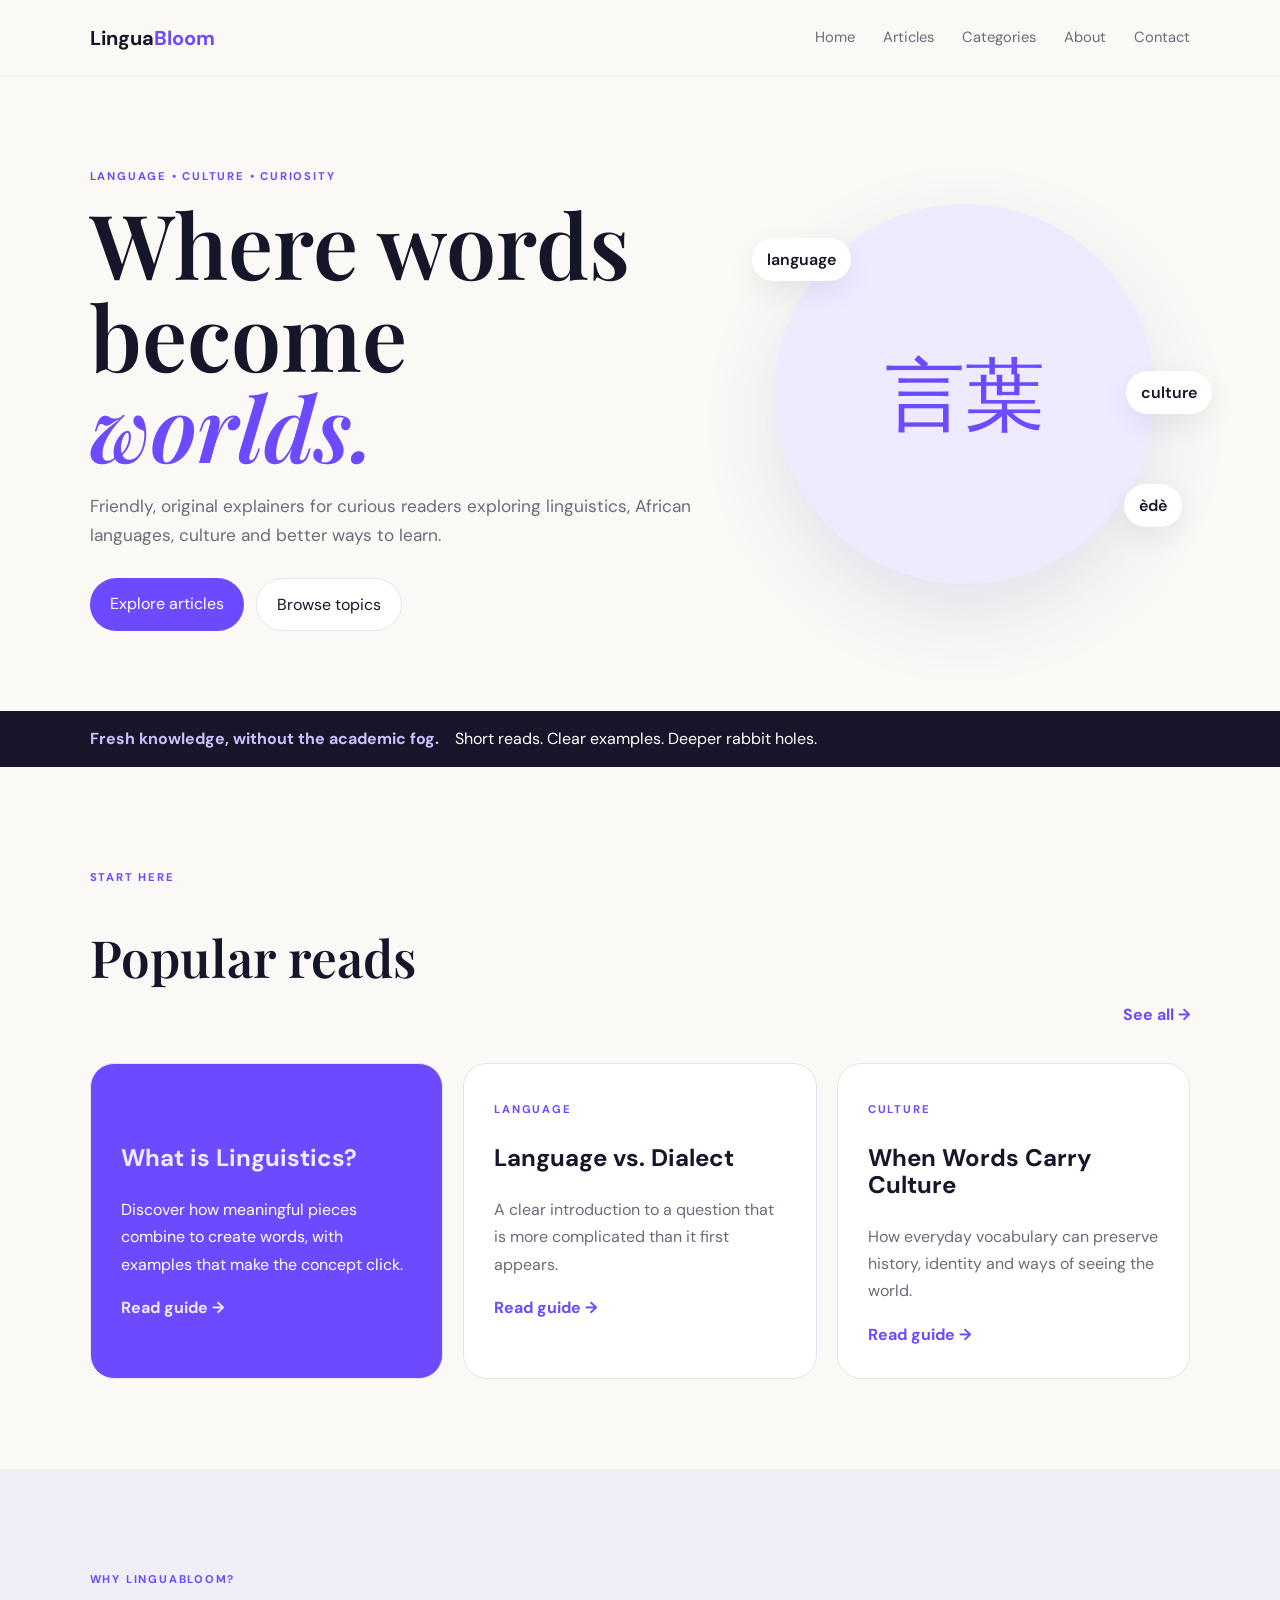
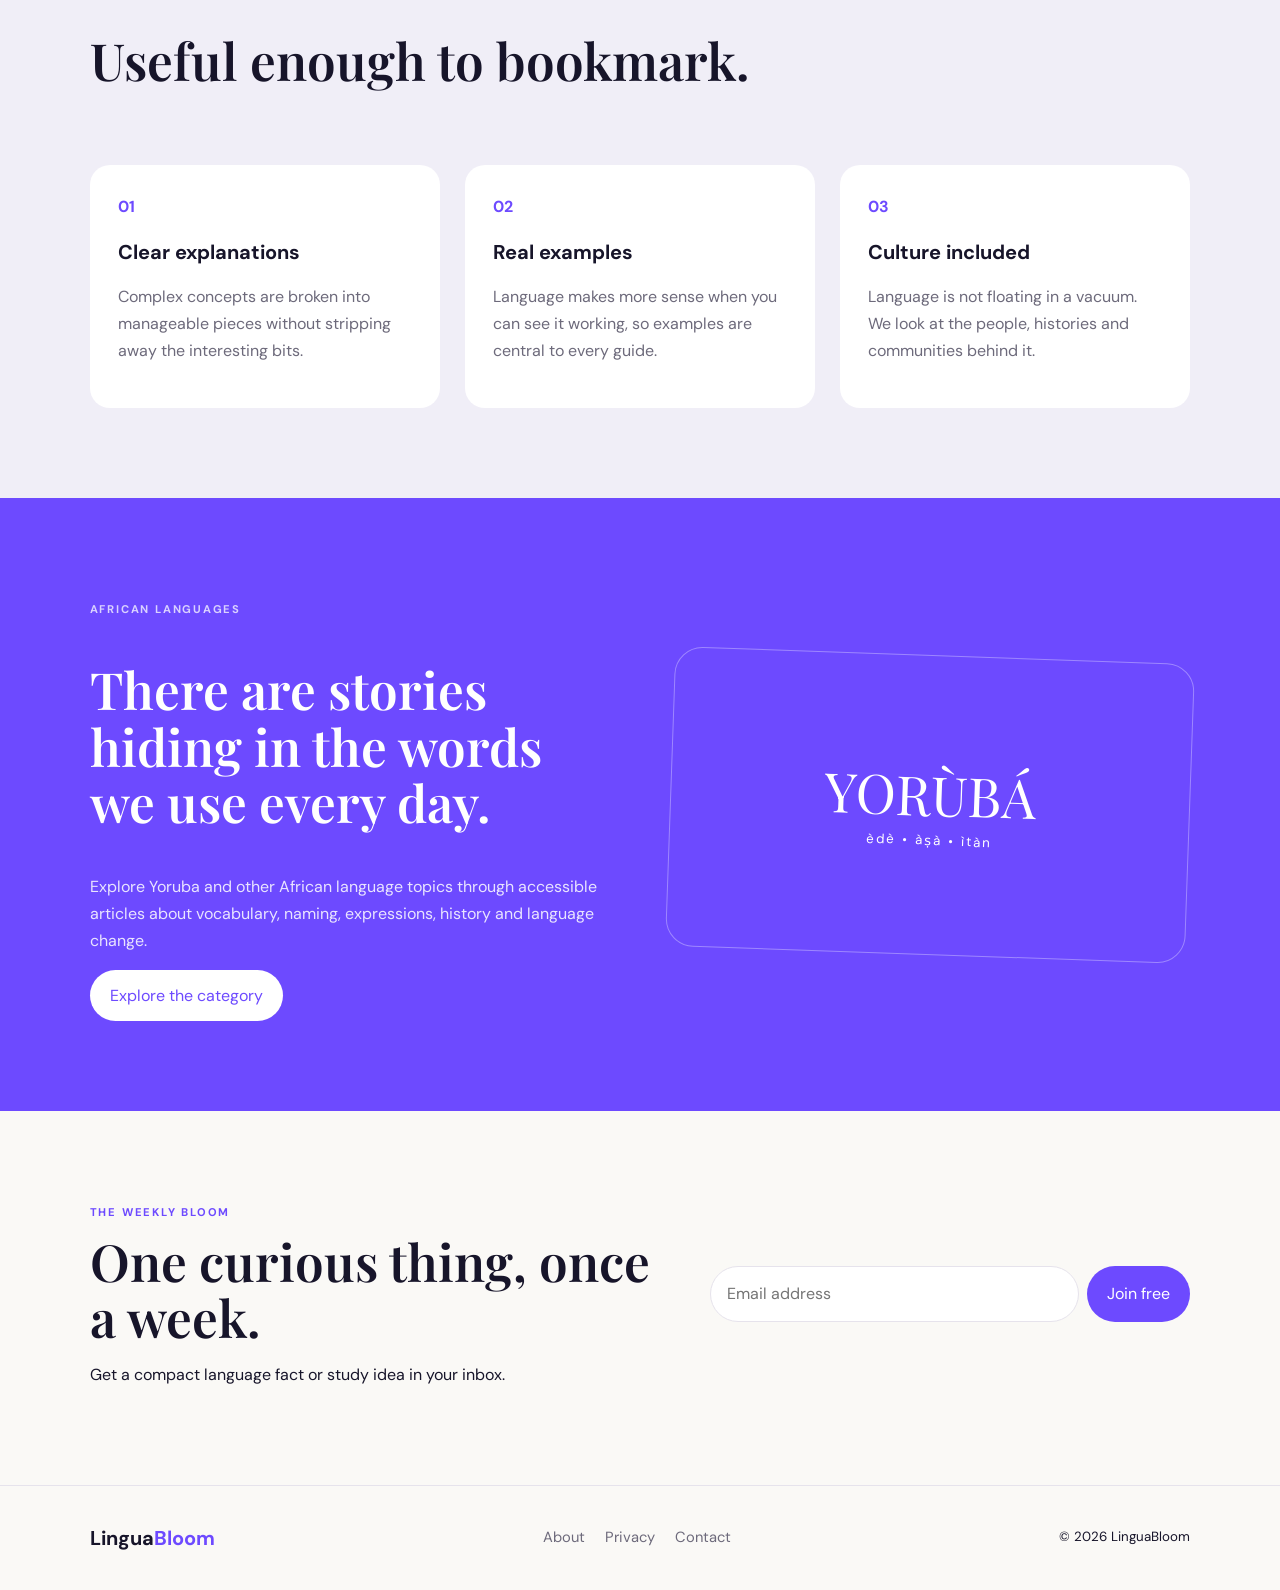
<file: index.html>
<!doctype html>
<html lang="en">
<head>
<meta charset="utf-8"><meta name="viewport" content="width=device-width,initial-scale=1">
<title>LinguaBloom | Language, Culture & Ideas</title>
<meta name="description" content="LinguaBloom explores linguistics, African languages, culture, language learning and student-friendly study guides.">
<link rel="canonical" href="https://abejiripriscilla-stack.github.io/LinguaBloom/">
<meta property="og:title" content="LinguaBloom | Language, Culture & Ideas"><meta property="og:description" content="Approachable guides about language, linguistics, culture and learning.">
<link rel="stylesheet" href="style.css">
</head>
<body>
<header><a class="logo" href="index.html">Lingua<span>Bloom</span></a><button class="hamb" aria-label="Menu">☰</button>
<nav><a href="index.html">Home</a><a href="articles.html">Articles</a><a href="categories.html">Categories</a><a href="about.html">About</a><a href="contact.html">Contact</a></nav></header>
<main>
<section class="hero"><div><p class="eyebrow">LANGUAGE • CULTURE • CURIOSITY</p><h1>Where words become <em>worlds.</em></h1><p class="lead">Friendly, original explainers for curious readers exploring linguistics, African languages, culture and better ways to learn.</p><div class="actions"><a class="btn primary" href="articles.html">Explore articles</a><a class="btn ghost" href="categories.html">Browse topics</a></div></div><div class="orb"><b>言葉</b><span class="pill p1">language</span><span class="pill p2">èdè</span><span class="pill p3">culture</span></div></section>
<section class="band"><b>Fresh knowledge, without the academic fog.</b> Short reads. Clear examples. Deeper rabbit holes.</section>
<section class="section"><div class="section-title"><div><p class="eyebrow">START HERE</p><h2>Popular reads</h2></div><a href="articles.html">See all →</a></div>
<div class="cards">
<article class="card feature"><span class="tag">LINGUISTICS</span><h3><a href="What-Is-linguistic.html">What is Linguistics?</a></h3> Discover how meaningful pieces combine to create words, with examples that make the concept click.</p><a href="what-is-linguistic.html">Read guide →</a></article>
<article class="card"><span class="tag">LANGUAGE</span><h3>Language vs. Dialect</h3><p>A clear introduction to a question that is more complicated than it first appears.</p><a href="articles/language-vs-dialect.html">Read guide →</a></article>
<article class="card"><span class="tag">CULTURE</span><h3>When Words Carry Culture</h3><p>How everyday vocabulary can preserve history, identity and ways of seeing the world.</p><a href="articles/words-and-culture.html">Read guide →</a></article>
</div></section>
<section class="section soft"><div class="section-title"><div><p class="eyebrow">WHY LINGUABLOOM?</p><h2>Useful enough to bookmark.</h2></div></div>
<div class="features"><div><strong>01</strong><h3>Clear explanations</h3><p>Complex concepts are broken into manageable pieces without stripping away the interesting bits.</p></div><div><strong>02</strong><h3>Real examples</h3><p>Language makes more sense when you can see it working, so examples are central to every guide.</p></div><div><strong>03</strong><h3>Culture included</h3><p>Language is not floating in a vacuum. We look at the people, histories and communities behind it.</p></div></div></section>
<section class="culture"><div><p class="eyebrow">AFRICAN LANGUAGES</p><h2>There are stories hiding in the words we use every day.</h2><p>Explore Yoruba and other African language topics through accessible articles about vocabulary, naming, expressions, history and language change.</p><a class="btn light" href="categories.html">Explore the category</a></div><div class="culture-card"><b>YORÙBÁ</b><small>èdè • àṣà • ìtàn</small></div></section>
<section class="newsletter"><div><p class="eyebrow">THE WEEKLY BLOOM</p><h2>One curious thing, once a week.</h2><p>Get a compact language fact or study idea in your inbox.</p></div><form id="signup"><input type="email" placeholder="Email address" required><button class="btn primary">Join free</button><small id="msg"></small></form></section>
</main>
<footer><a class="logo" href="index.html">Lingua<span>Bloom</span></a><div><a href="about.html">About</a><a href="privacy.html">Privacy</a><a href="contact.html">Contact</a></div><small>© 2026 LinguaBloom</small></footer>
<script src="script.js"></script></body></html>
</file>
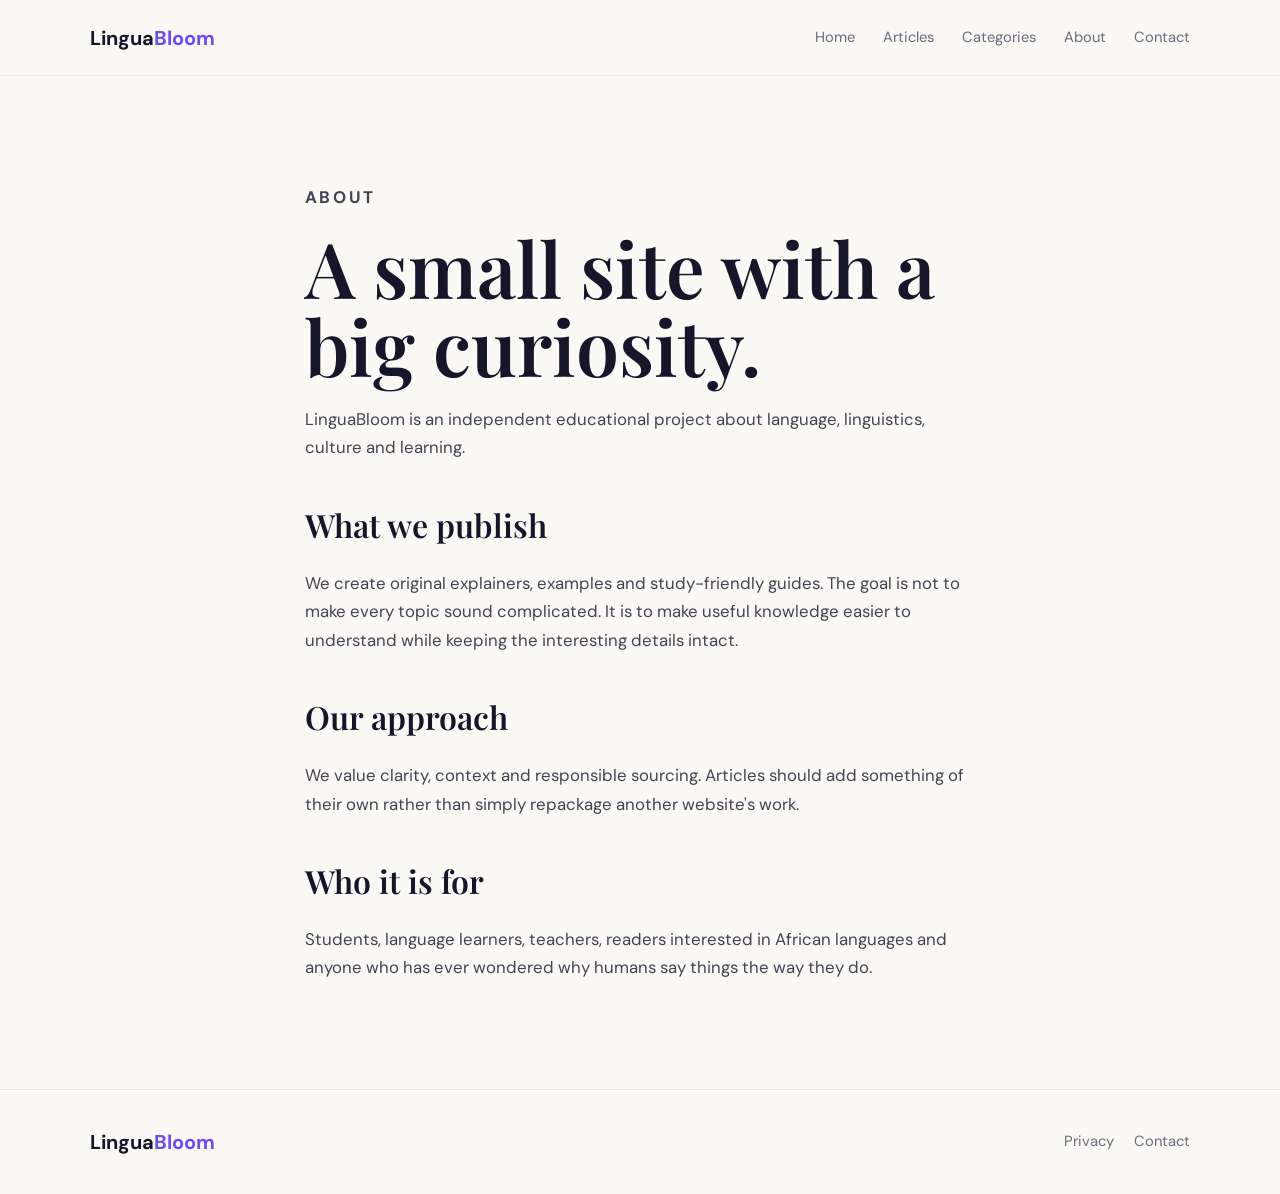
<file: about.html>
<!doctype html><html lang="en"><head><meta charset="utf-8"><meta name="viewport" content="width=device-width,initial-scale=1"><title>About LinguaBloom</title><meta name="description" content="Learn what LinguaBloom is and why it exists."><link rel="stylesheet" href="style.css"></head><body>
<header><a class="logo" href="index.html">Lingua<span>Bloom</span></a><button class="hamb">☰</button><nav><a href="index.html">Home</a><a href="articles.html">Articles</a><a href="categories.html">Categories</a><a href="about.html">About</a><a href="contact.html">Contact</a></nav></header>
<main class="section prose"><p class="eyebrow">ABOUT</p><h1 class="page-title">A small site with a big curiosity.</h1><p>LinguaBloom is an independent educational project about language, linguistics, culture and learning.</p><h2>What we publish</h2><p>We create original explainers, examples and study-friendly guides. The goal is not to make every topic sound complicated. It is to make useful knowledge easier to understand while keeping the interesting details intact.</p><h2>Our approach</h2><p>We value clarity, context and responsible sourcing. Articles should add something of their own rather than simply repackage another website's work.</p><h2>Who it is for</h2><p>Students, language learners, teachers, readers interested in African languages and anyone who has ever wondered why humans say things the way they do.</p></main><footer><a class="logo" href="index.html">Lingua<span>Bloom</span></a><div><a href="privacy.html">Privacy</a><a href="contact.html">Contact</a></div></footer><script src="script.js"></script></body></html>
</file>
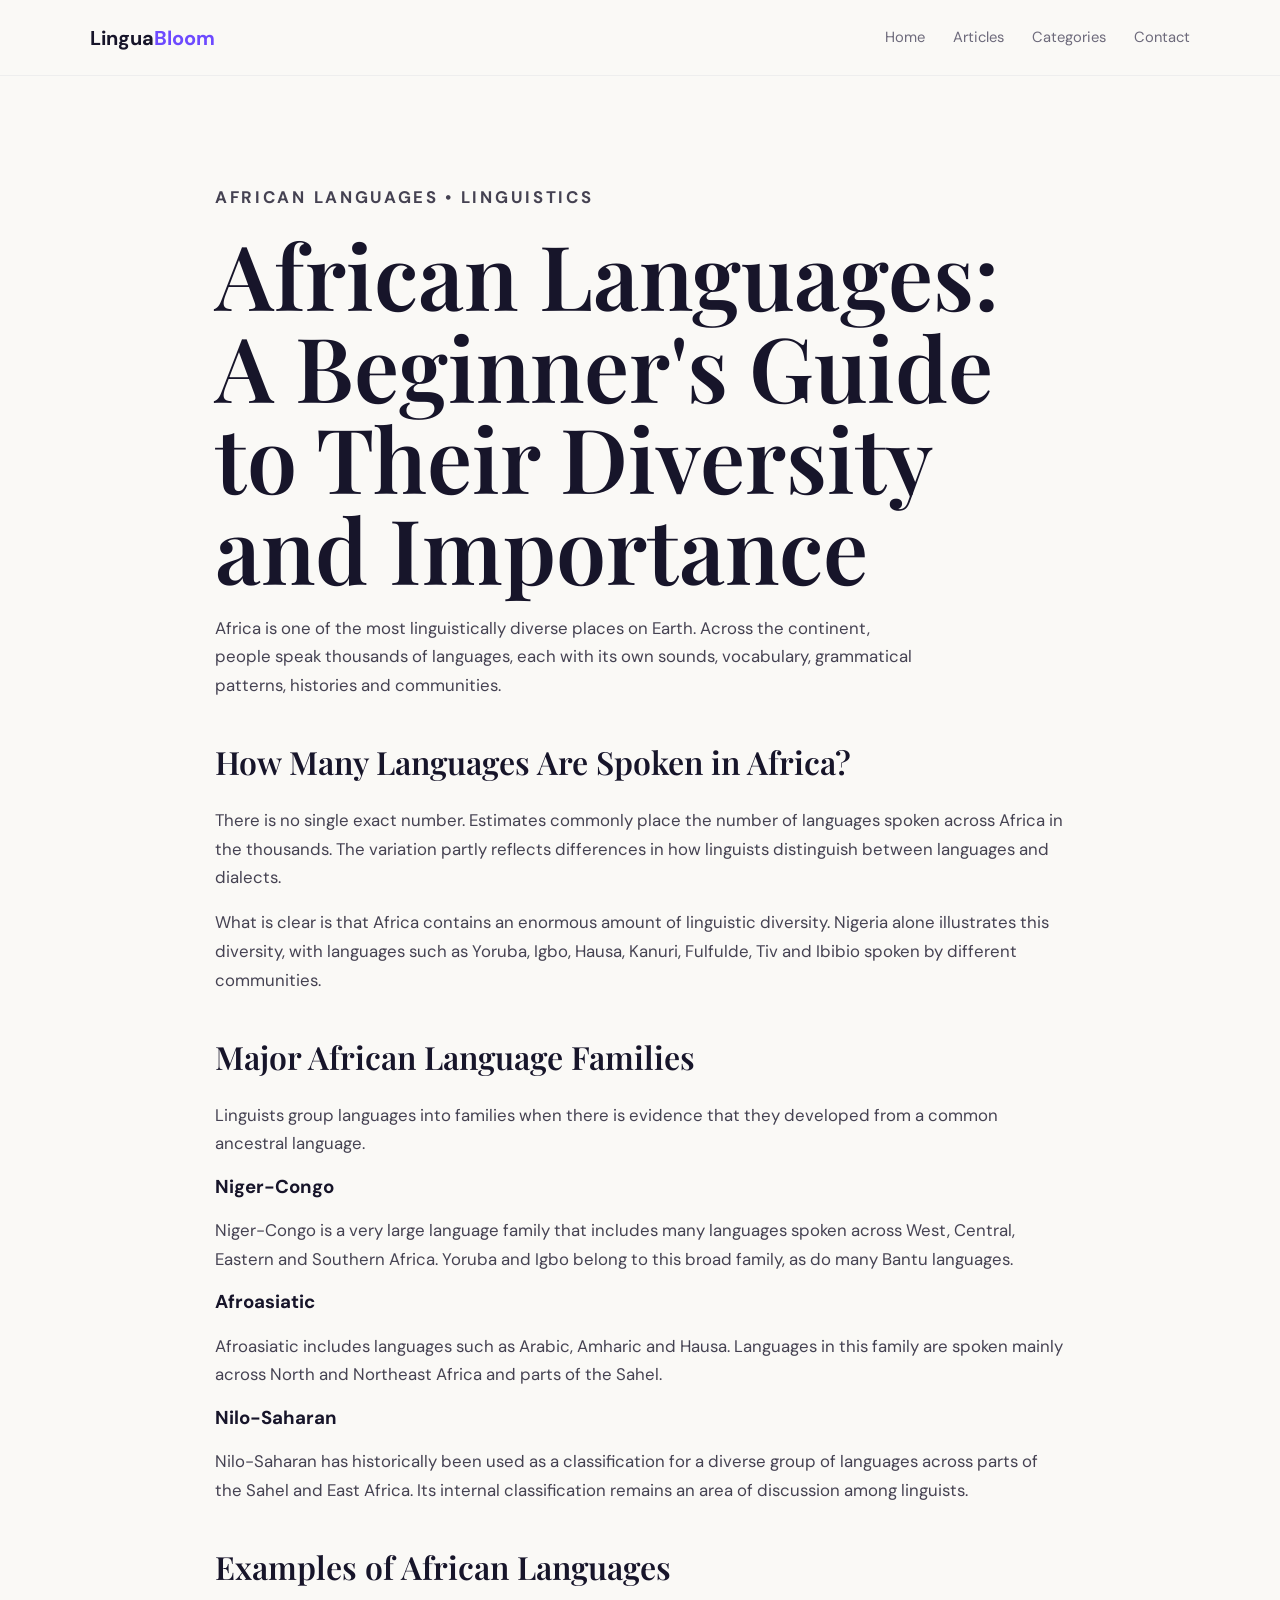
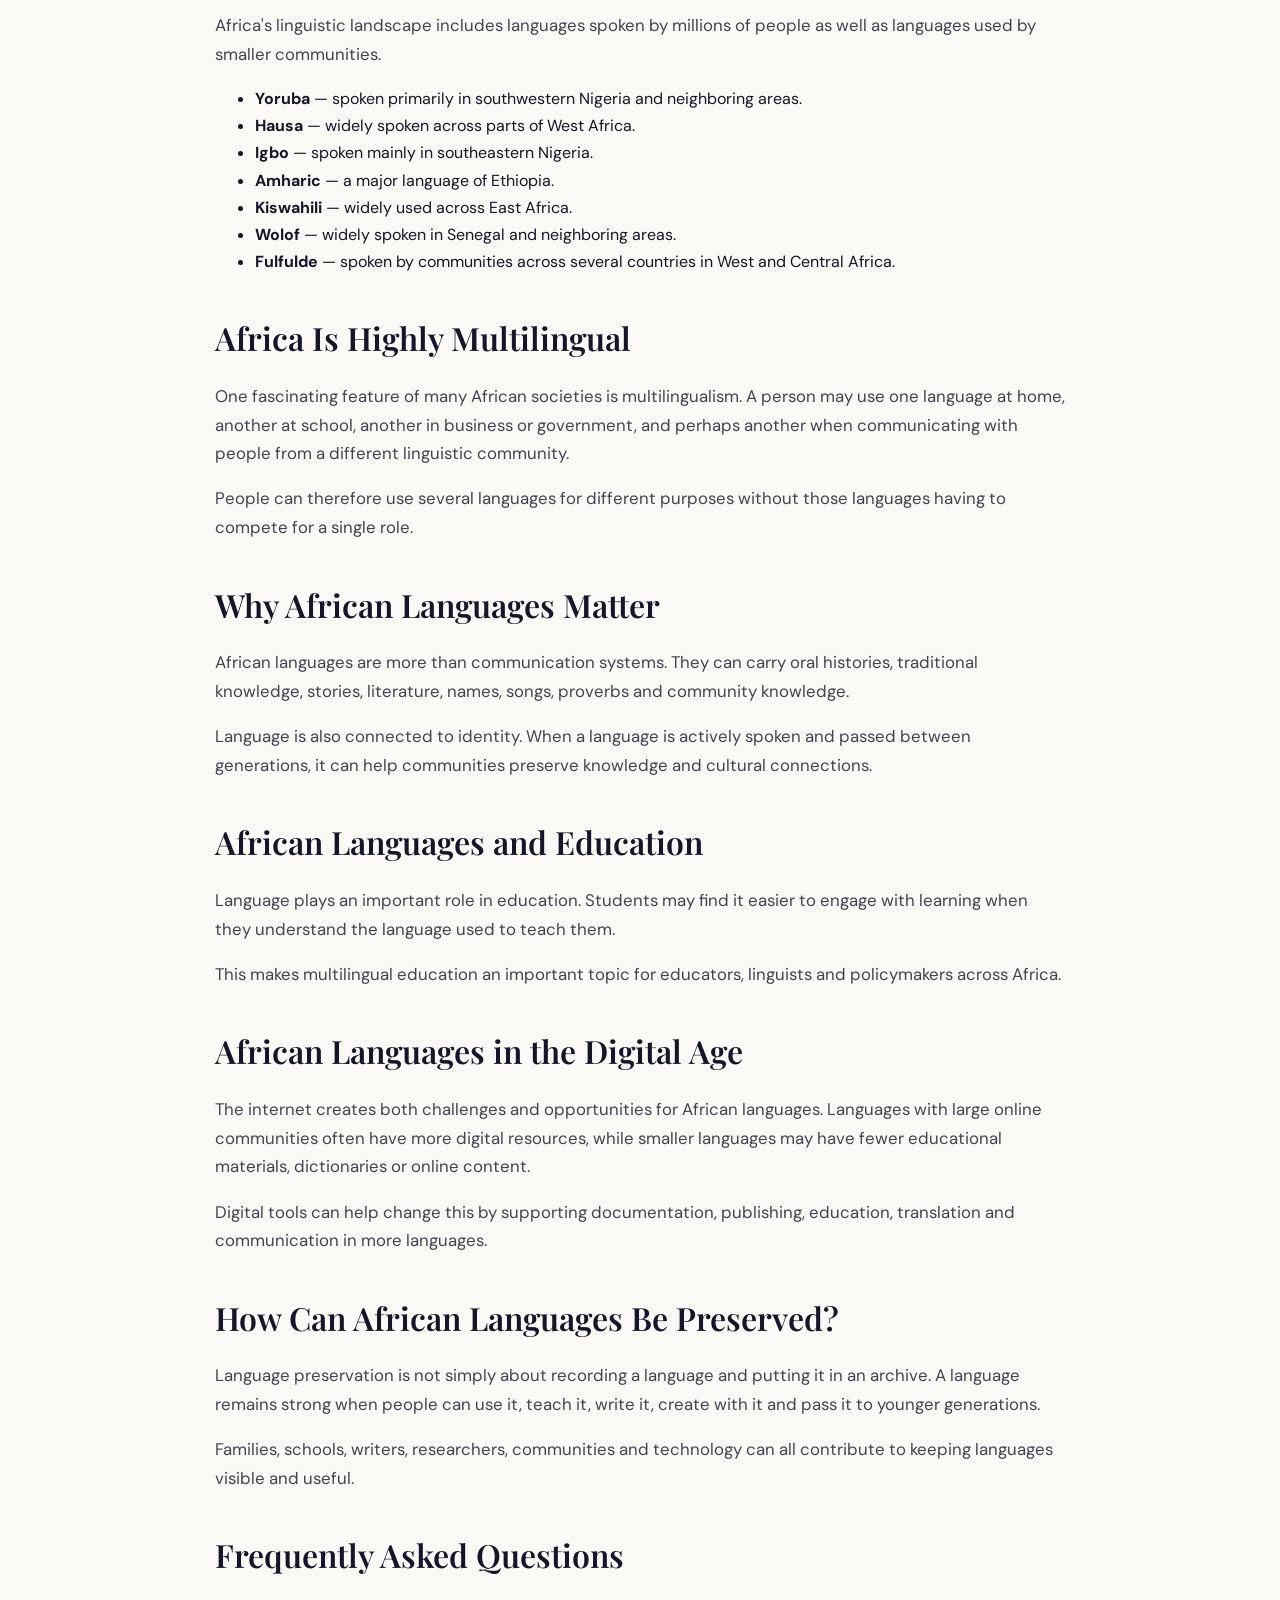
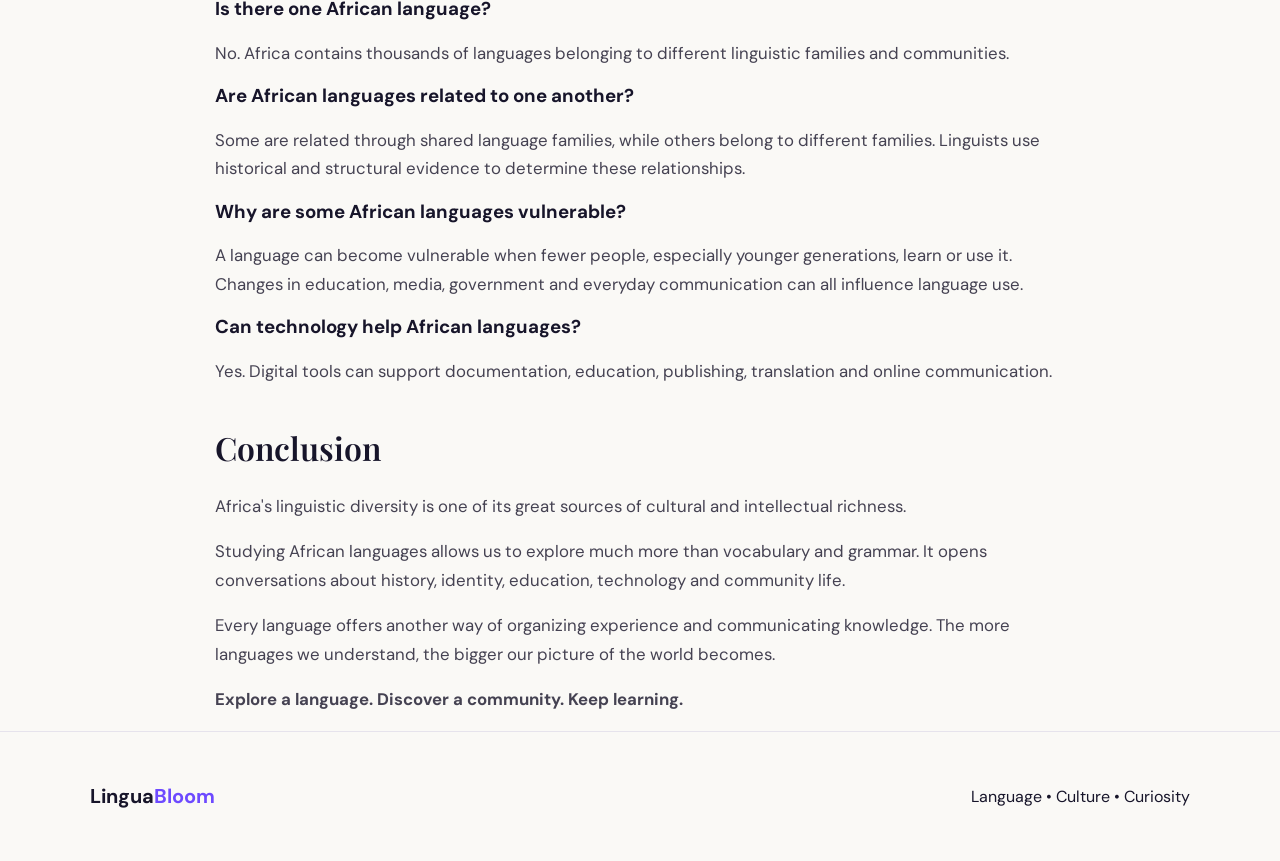
<file: african-language.html>
<!DOCTYPE html>
<html lang="en">
<head>
  <meta charset="utf-8">
  <meta name="viewport" content="width=device-width, initial-scale=1">

  <title>African Languages: A Beginner's Guide | LinguaBloom</title>

  <meta name="description" content="Explore the diversity of African languages, major language families, multilingualism, and why African languages matter.">

  <link rel="canonical" href="https://abejirinpriscilla-stack.github.io/LinguaBloom/african-languages.html">

  <meta property="og:title" content="African Languages: A Beginner's Guide | LinguaBloom">
  <meta property="og:description" content="Explore the diversity, history and importance of African languages.">

  <link rel="stylesheet" href="style.css">
</head>

<body>

<header>
  <a class="logo" href="index.html">
    Lingua<span>Bloom</span>
  </a>

  <nav>
    <a href="index.html">Home</a>
    <a href="articles.html">Articles</a>
    <a href="categories.html">Categories</a>
    <a href="contact.html">Contact</a>
  </nav>
</header>

<main>

  <article class="article">

    <p class="eyebrow">AFRICAN LANGUAGES • LINGUISTICS</p>

    <h1>African Languages: A Beginner's Guide to Their Diversity and Importance</h1>

    <p class="intro">
      Africa is one of the most linguistically diverse places on Earth.
      Across the continent, people speak thousands of languages, each with
      its own sounds, vocabulary, grammatical patterns, histories and
      communities.
    </p>

    <section>
      <h2>How Many Languages Are Spoken in Africa?</h2>

      <p>
        There is no single exact number. Estimates commonly place the number
        of languages spoken across Africa in the thousands. The variation
        partly reflects differences in how linguists distinguish between
        languages and dialects.
      </p>

      <p>
        What is clear is that Africa contains an enormous amount of linguistic
        diversity. Nigeria alone illustrates this diversity, with languages
        such as Yoruba, Igbo, Hausa, Kanuri, Fulfulde, Tiv and Ibibio spoken
        by different communities.
      </p>
    </section>

    <section>
      <h2>Major African Language Families</h2>

      <p>
        Linguists group languages into families when there is evidence that
        they developed from a common ancestral language.
      </p>

      <h3>Niger-Congo</h3>

      <p>
        Niger-Congo is a very large language family that includes many
        languages spoken across West, Central, Eastern and Southern Africa.
        Yoruba and Igbo belong to this broad family, as do many Bantu
        languages.
      </p>

      <h3>Afroasiatic</h3>

      <p>
        Afroasiatic includes languages such as Arabic, Amharic and Hausa.
        Languages in this family are spoken mainly across North and Northeast
        Africa and parts of the Sahel.
      </p>

      <h3>Nilo-Saharan</h3>

      <p>
        Nilo-Saharan has historically been used as a classification for a
        diverse group of languages across parts of the Sahel and East Africa.
        Its internal classification remains an area of discussion among
        linguists.
      </p>
    </section>

    <section>
      <h2>Examples of African Languages</h2>

      <p>
        Africa's linguistic landscape includes languages spoken by millions
        of people as well as languages used by smaller communities.
      </p>

      <ul>
        <li><strong>Yoruba</strong> — spoken primarily in southwestern Nigeria and neighboring areas.</li>
        <li><strong>Hausa</strong> — widely spoken across parts of West Africa.</li>
        <li><strong>Igbo</strong> — spoken mainly in southeastern Nigeria.</li>
        <li><strong>Amharic</strong> — a major language of Ethiopia.</li>
        <li><strong>Kiswahili</strong> — widely used across East Africa.</li>
        <li><strong>Wolof</strong> — widely spoken in Senegal and neighboring areas.</li>
        <li><strong>Fulfulde</strong> — spoken by communities across several countries in West and Central Africa.</li>
      </ul>
    </section>

    <section>
      <h2>Africa Is Highly Multilingual</h2>

      <p>
        One fascinating feature of many African societies is multilingualism.
        A person may use one language at home, another at school, another in
        business or government, and perhaps another when communicating with
        people from a different linguistic community.
      </p>

      <p>
        People can therefore use several languages for different purposes
        without those languages having to compete for a single role.
      </p>
    </section>

    <section>
      <h2>Why African Languages Matter</h2>

      <p>
        African languages are more than communication systems. They can carry
        oral histories, traditional knowledge, stories, literature, names,
        songs, proverbs and community knowledge.
      </p>

      <p>
        Language is also connected to identity. When a language is actively
        spoken and passed between generations, it can help communities preserve
        knowledge and cultural connections.
      </p>
    </section>

    <section>
      <h2>African Languages and Education</h2>

      <p>
        Language plays an important role in education. Students may find it
        easier to engage with learning when they understand the language used
        to teach them.
      </p>

      <p>
        This makes multilingual education an important topic for educators,
        linguists and policymakers across Africa.
      </p>
    </section>

    <section>
      <h2>African Languages in the Digital Age</h2>

      <p>
        The internet creates both challenges and opportunities for African
        languages. Languages with large online communities often have more
        digital resources, while smaller languages may have fewer educational
        materials, dictionaries or online content.
      </p>

      <p>
        Digital tools can help change this by supporting documentation,
        publishing, education, translation and communication in more languages.
      </p>
    </section>

    <section>
      <h2>How Can African Languages Be Preserved?</h2>

      <p>
        Language preservation is not simply about recording a language and
        putting it in an archive. A language remains strong when people can
        use it, teach it, write it, create with it and pass it to younger
        generations.
      </p>

      <p>
        Families, schools, writers, researchers, communities and technology
        can all contribute to keeping languages visible and useful.
      </p>
    </section>

    <section>
      <h2>Frequently Asked Questions</h2>

      <h3>Is there one African language?</h3>

      <p>
        No. Africa contains thousands of languages belonging to different
        linguistic families and communities.
      </p>

      <h3>Are African languages related to one another?</h3>

      <p>
        Some are related through shared language families, while others belong
        to different families. Linguists use historical and structural
        evidence to determine these relationships.
      </p>

      <h3>Why are some African languages vulnerable?</h3>

      <p>
        A language can become vulnerable when fewer people, especially younger
        generations, learn or use it. Changes in education, media, government
        and everyday communication can all influence language use.
      </p>

      <h3>Can technology help African languages?</h3>

      <p>
        Yes. Digital tools can support documentation, education, publishing,
        translation and online communication.
      </p>
    </section>

    <section>
      <h2>Conclusion</h2>

      <p>
        Africa's linguistic diversity is one of its great sources of cultural
        and intellectual richness.
      </p>

      <p>
        Studying African languages allows us to explore much more than
        vocabulary and grammar. It opens conversations about history,
        identity, education, technology and community life.
      </p>

      <p>
        Every language offers another way of organizing experience and
        communicating knowledge. The more languages we understand, the bigger
        our picture of the world becomes.
      </p>
    </section>

    <p class="article-end">
      <strong>Explore a language. Discover a community. Keep learning.</strong>
    </p>

  </article>

</main>

<footer>
  <a class="logo" href="index.html">
    Lingua<span>Bloom</span>
  </a>

  <p>Language • Culture • Curiosity</p>
</footer>

</body>
</html>
</file>
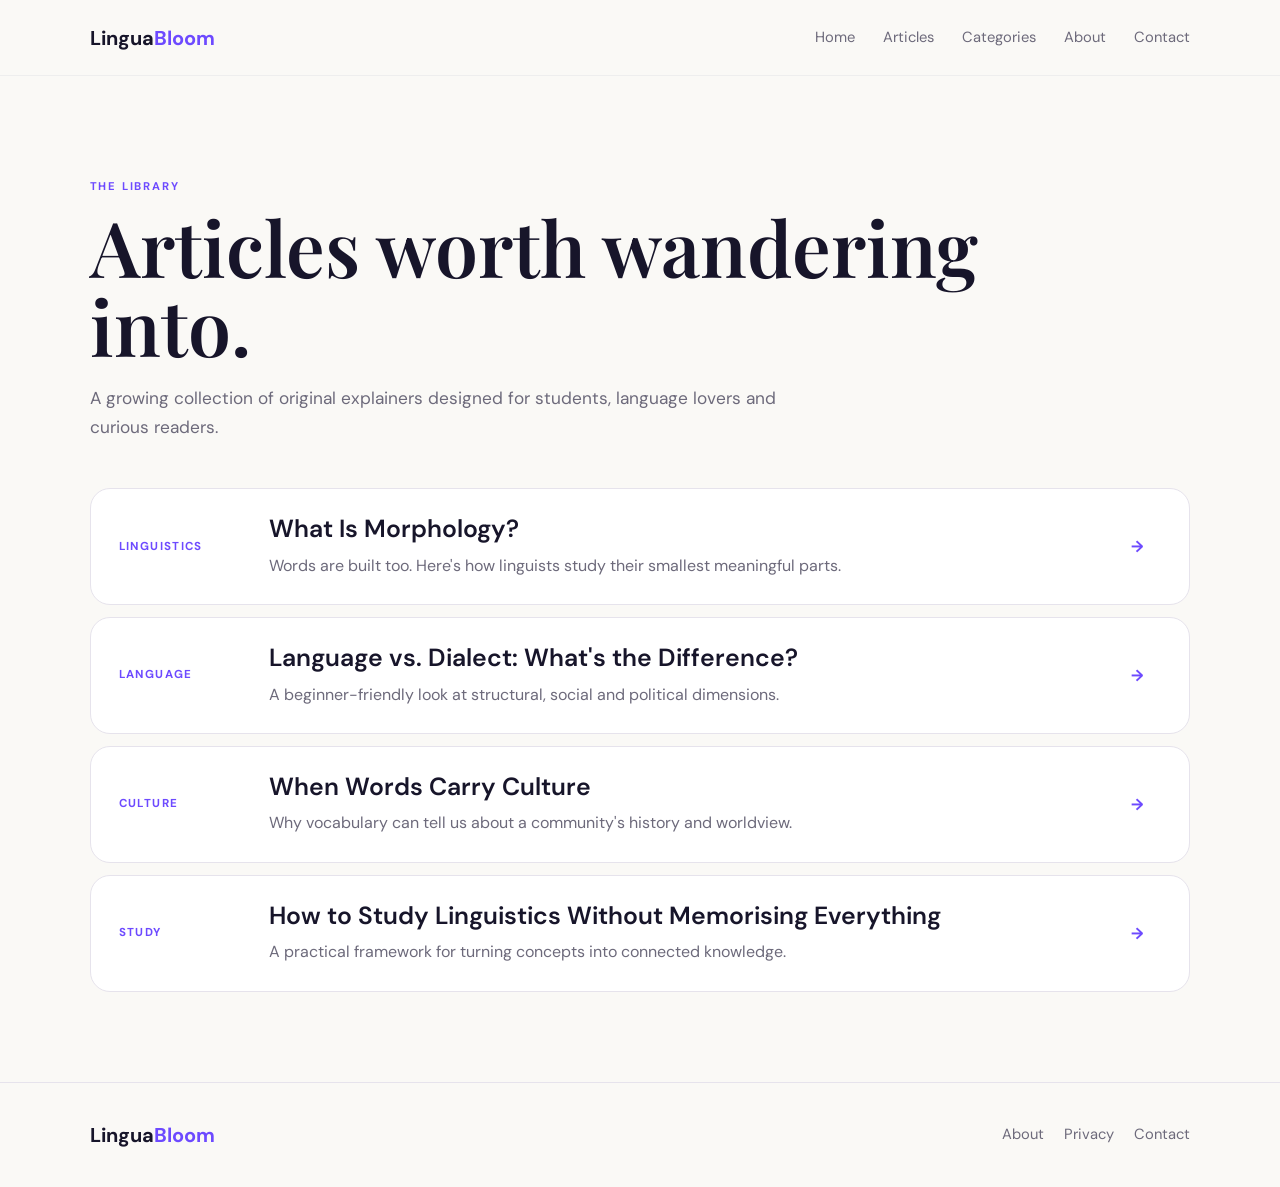
<file: articles.html>
<!doctype html><html lang="en"><head><meta charset="utf-8"><meta name="viewport" content="width=device-width,initial-scale=1"><title>Articles | LinguaBloom</title><meta name="description" content="Original LinguaBloom articles about linguistics, language, culture and study skills."><link rel="stylesheet" href="style.css"></head><body>
<header><a class="logo" href="index.html">Lingua<span>Bloom</span></a><button class="hamb">☰</button><nav><a href="index.html">Home</a><a href="articles.html">Articles</a><a href="categories.html">Categories</a><a href="about.html">About</a><a href="contact.html">Contact</a></nav></header>
<main class="section"><p class="eyebrow">THE LIBRARY</p><h1 class="page-title">Articles worth wandering into.</h1><p class="intro">A growing collection of original explainers designed for students, language lovers and curious readers.</p>
<div class="article-list">
<a class="article-row" href="articles/morphology.html"><span>LINGUISTICS</span><div><h2>What Is Morphology?</h2><p>Words are built too. Here's how linguists study their smallest meaningful parts.</p></div><b>→</b></a>
<a class="article-row" href="articles/language-vs-dialect.html"><span>LANGUAGE</span><div><h2>Language vs. Dialect: What's the Difference?</h2><p>A beginner-friendly look at structural, social and political dimensions.</p></div><b>→</b></a>
<a class="article-row" href="articles/words-and-culture.html"><span>CULTURE</span><div><h2>When Words Carry Culture</h2><p>Why vocabulary can tell us about a community's history and worldview.</p></div><b>→</b></a>
<a class="article-row" href="articles/study-linguistics.html"><span>STUDY</span><div><h2>How to Study Linguistics Without Memorising Everything</h2><p>A practical framework for turning concepts into connected knowledge.</p></div><b>→</b></a>
</div></main><footer><a class="logo" href="index.html">Lingua<span>Bloom</span></a><div><a href="about.html">About</a><a href="privacy.html">Privacy</a><a href="contact.html">Contact</a></div></footer><script src="script.js"></script></body></html>
</file>
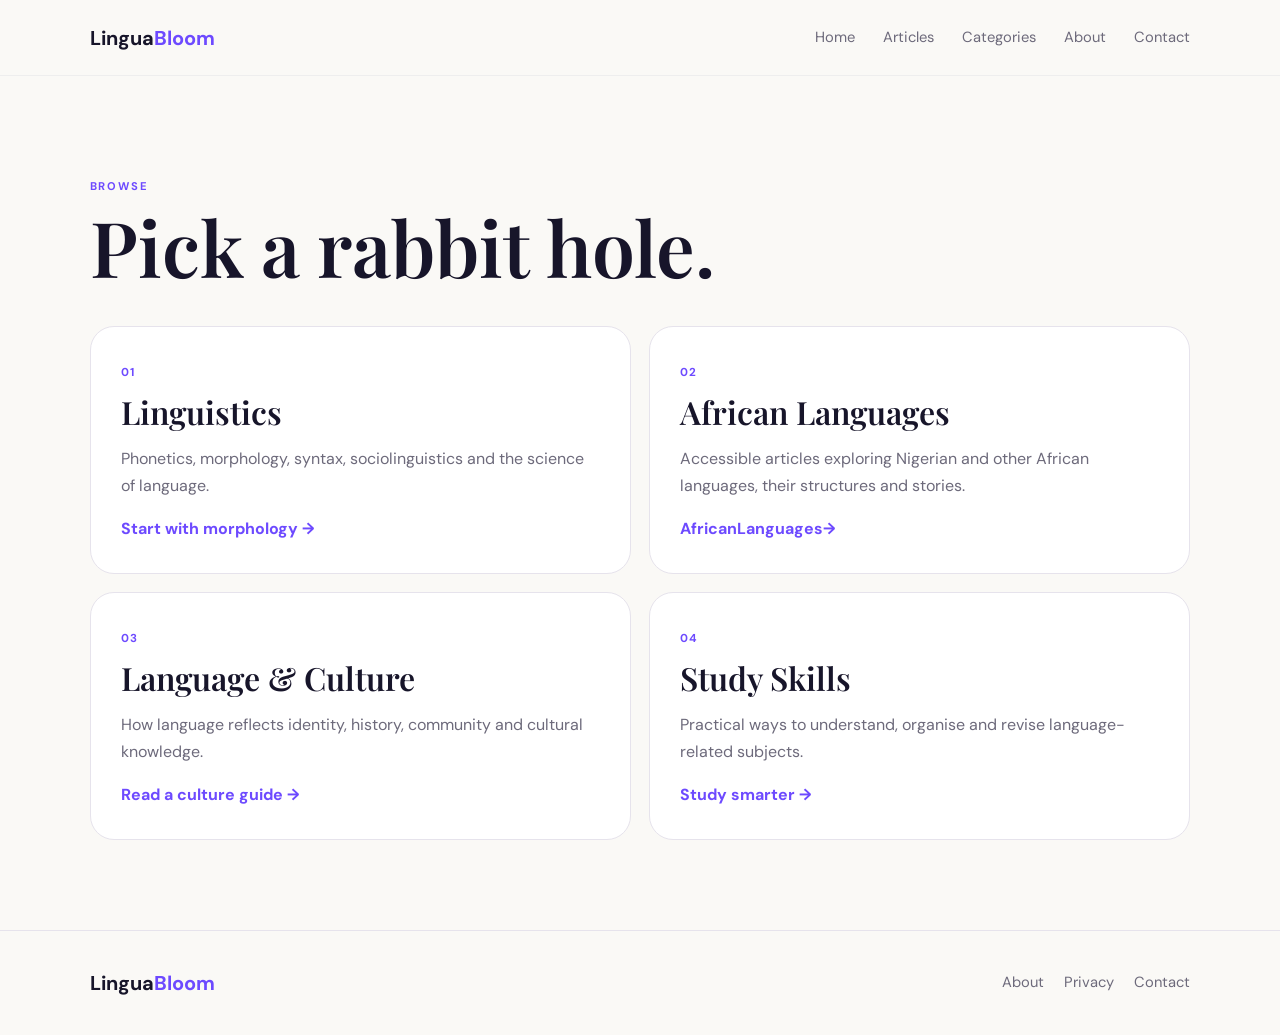
<file: categories.html>
<!doctype html><html lang="en"><head><meta charset="utf-8"><meta name="viewport" content="width=device-width,initial-scale=1"><title>Categories | LinguaBloom</title><meta name="description" content="Browse LinguaBloom by linguistics, African languages, culture, language learning and study."><link rel="stylesheet" href="style.css"></head><body>
<header><a class="logo" href="index.html">Lingua<span>Bloom</span></a><button class="hamb">☰</button><nav><a href="index.html">Home</a><a href="articles.html">Articles</a><a href="categories.html">Categories</a><a href="about.html">About</a><a href="contact.html">Contact</a></nav></header>
<main class="section"><p class="eyebrow">BROWSE</p><h1 class="page-title">Pick a rabbit hole.</h1><div class="category-grid">
<div><span>01</span><h2>Linguistics</h2><p>Phonetics, morphology, syntax, sociolinguistics and the science of language.</p><a href="morphology.html">Start with morphology →</a></div>
<div><span>02</span><h2>African Languages</h2><p>Accessible articles exploring Nigerian and other African languages, their structures and stories.</p><a href="african-languages.html">AfricanLanguages→</a></div>
<div><span>03</span><h2>Language & Culture</h2><p>How language reflects identity, history, community and cultural knowledge.</p><a href="words-and-culture.html">Read a culture guide →</a></div>
<div><span>04</span><h2>Study Skills</h2><p>Practical ways to understand, organise and revise language-related subjects.</p><a href="study-linguistics.html">Study smarter →</a></div>
</div></main><footer><a class="logo" href="index.html">Lingua<span>Bloom</span></a><div><a href="about.html">About</a><a href="privacy.html">Privacy</a><a href="contact.html">Contact</a></div></footer><script src="script.js"></script></body></html>
</file>
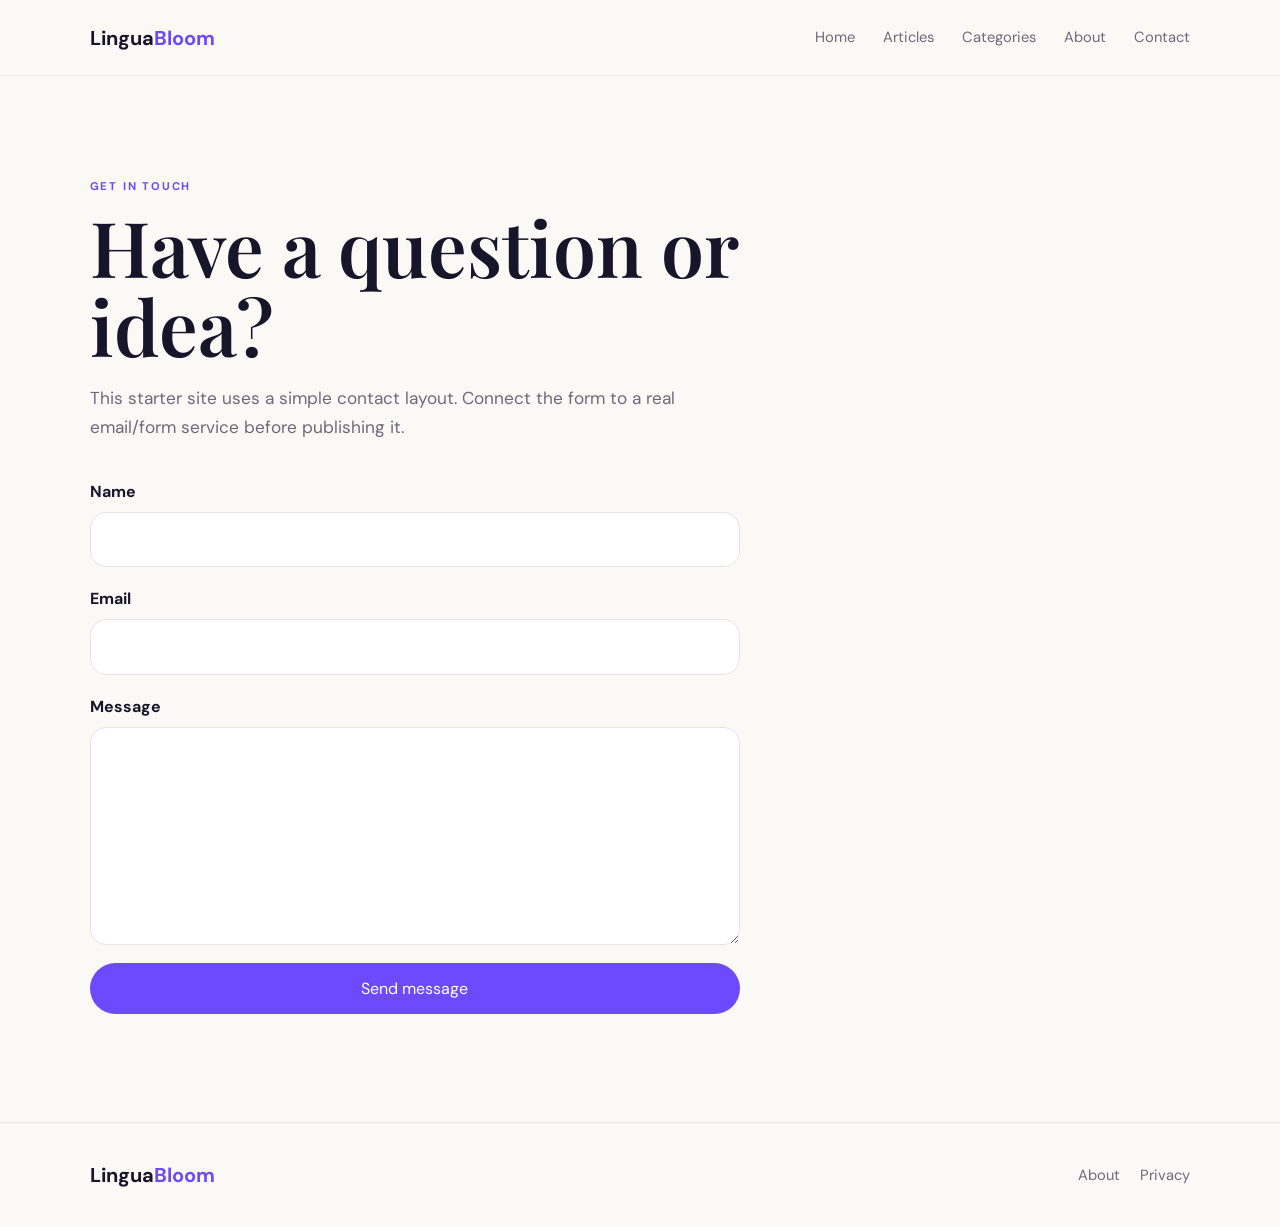
<file: contact.html>
<!doctype html><html lang="en"><head><meta charset="utf-8"><meta name="viewport" content="width=device-width,initial-scale=1"><title>Contact | LinguaBloom</title><meta name="description" content="Contact LinguaBloom."><link rel="stylesheet" href="style.css"></head><body>
<header><a class="logo" href="index.html">Lingua<span>Bloom</span></a><button class="hamb">☰</button><nav><a href="index.html">Home</a><a href="articles.html">Articles</a><a href="categories.html">Categories</a><a href="about.html">About</a><a href="contact.html">Contact</a></nav></header>
<main class="section contact"><p class="eyebrow">GET IN TOUCH</p><h1 class="page-title">Have a question or idea?</h1><p class="intro">This starter site uses a simple contact layout. Connect the form to a real email/form service before publishing it.</p><form id="contactForm"><label>Name<input required name="name"></label><label>Email<input required type="email" name="email"></label><label>Message<textarea required name="message" rows="7"></textarea></label><button class="btn primary">Send message</button><small id="contactMsg"></small></form></main><footer><a class="logo" href="index.html">Lingua<span>Bloom</span></a><div><a href="about.html">About</a><a href="privacy.html">Privacy</a></div></footer><script src="script.js"></script></body></html>
</file>
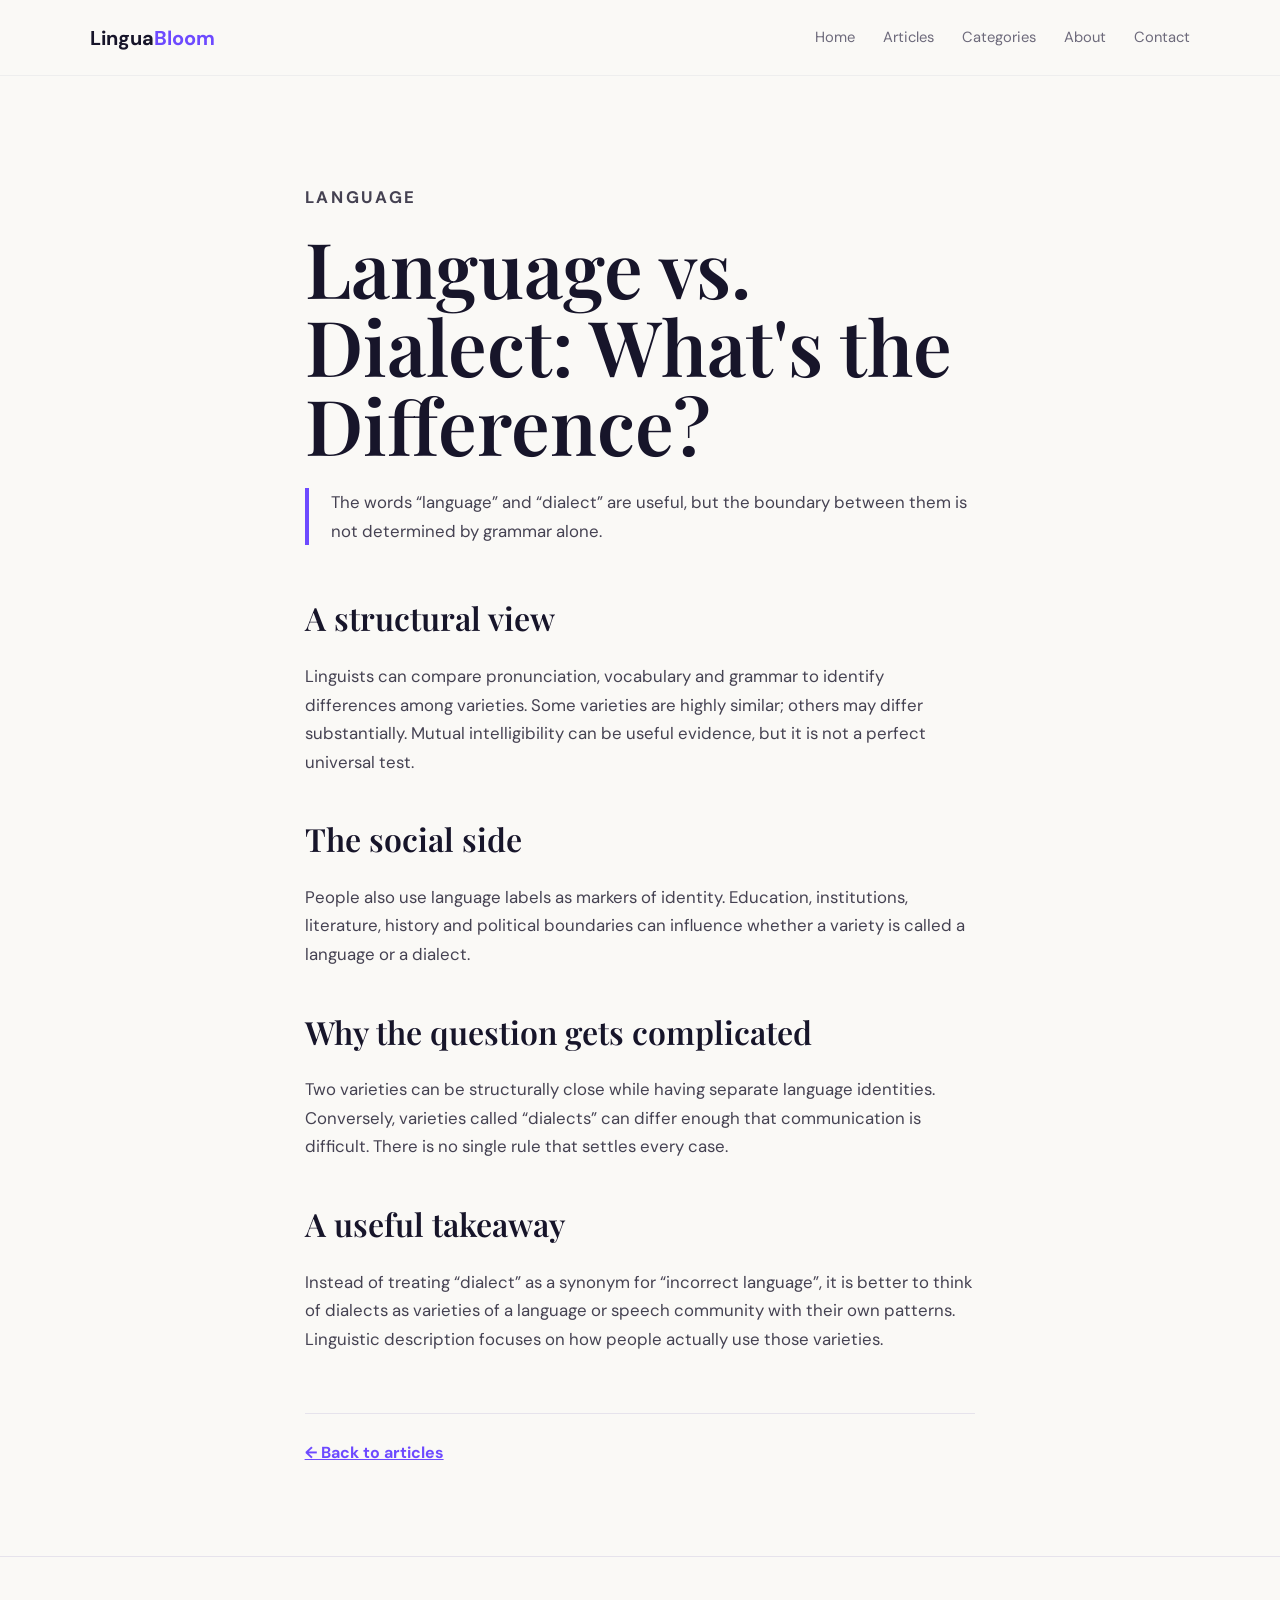
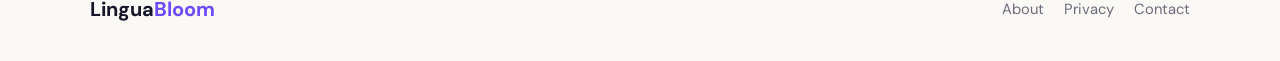
<file: language-vs-dialect.html>
<!doctype html><html lang="en"><head><meta charset="utf-8"><meta name="viewport" content="width=device-width,initial-scale=1"><title>Language vs. Dialect: What's the Difference? | LinguaBloom</title><meta name="description" content="The words “language” and “dialect” are useful, but the boundary between them is not determined by grammar alone."><link rel="stylesheet" href="../style.css"></head><body>
<header><a class="logo" href="../index.html">Lingua<span>Bloom</span></a><button class="hamb">☰</button><nav><a href="../index.html">Home</a><a href="../articles.html">Articles</a><a href="../categories.html">Categories</a><a href="../about.html">About</a><a href="../contact.html">Contact</a></nav></header>
<main class="section article"><p class="eyebrow">LANGUAGE</p><h1 class="page-title">Language vs. Dialect: What's the Difference?</h1><p class="article-lead">The words “language” and “dialect” are useful, but the boundary between them is not determined by grammar alone.</p><h2>A structural view</h2><p>Linguists can compare pronunciation, vocabulary and grammar to identify differences among varieties. Some varieties are highly similar; others may differ substantially. Mutual intelligibility can be useful evidence, but it is not a perfect universal test.</p><h2>The social side</h2><p>People also use language labels as markers of identity. Education, institutions, literature, history and political boundaries can influence whether a variety is called a language or a dialect.</p><h2>Why the question gets complicated</h2><p>Two varieties can be structurally close while having separate language identities. Conversely, varieties called “dialects” can differ enough that communication is difficult. There is no single rule that settles every case.</p><h2>A useful takeaway</h2><p>Instead of treating “dialect” as a synonym for “incorrect language”, it is better to think of dialects as varieties of a language or speech community with their own patterns. Linguistic description focuses on how people actually use those varieties.</p><div class="next"><a href="../articles.html">← Back to articles</a></div></main>
<footer><a class="logo" href="../index.html">Lingua<span>Bloom</span></a><div><a href="../about.html">About</a><a href="../privacy.html">Privacy</a><a href="../contact.html">Contact</a></div></footer><script src="../script.js"></script></body></html>
</file>
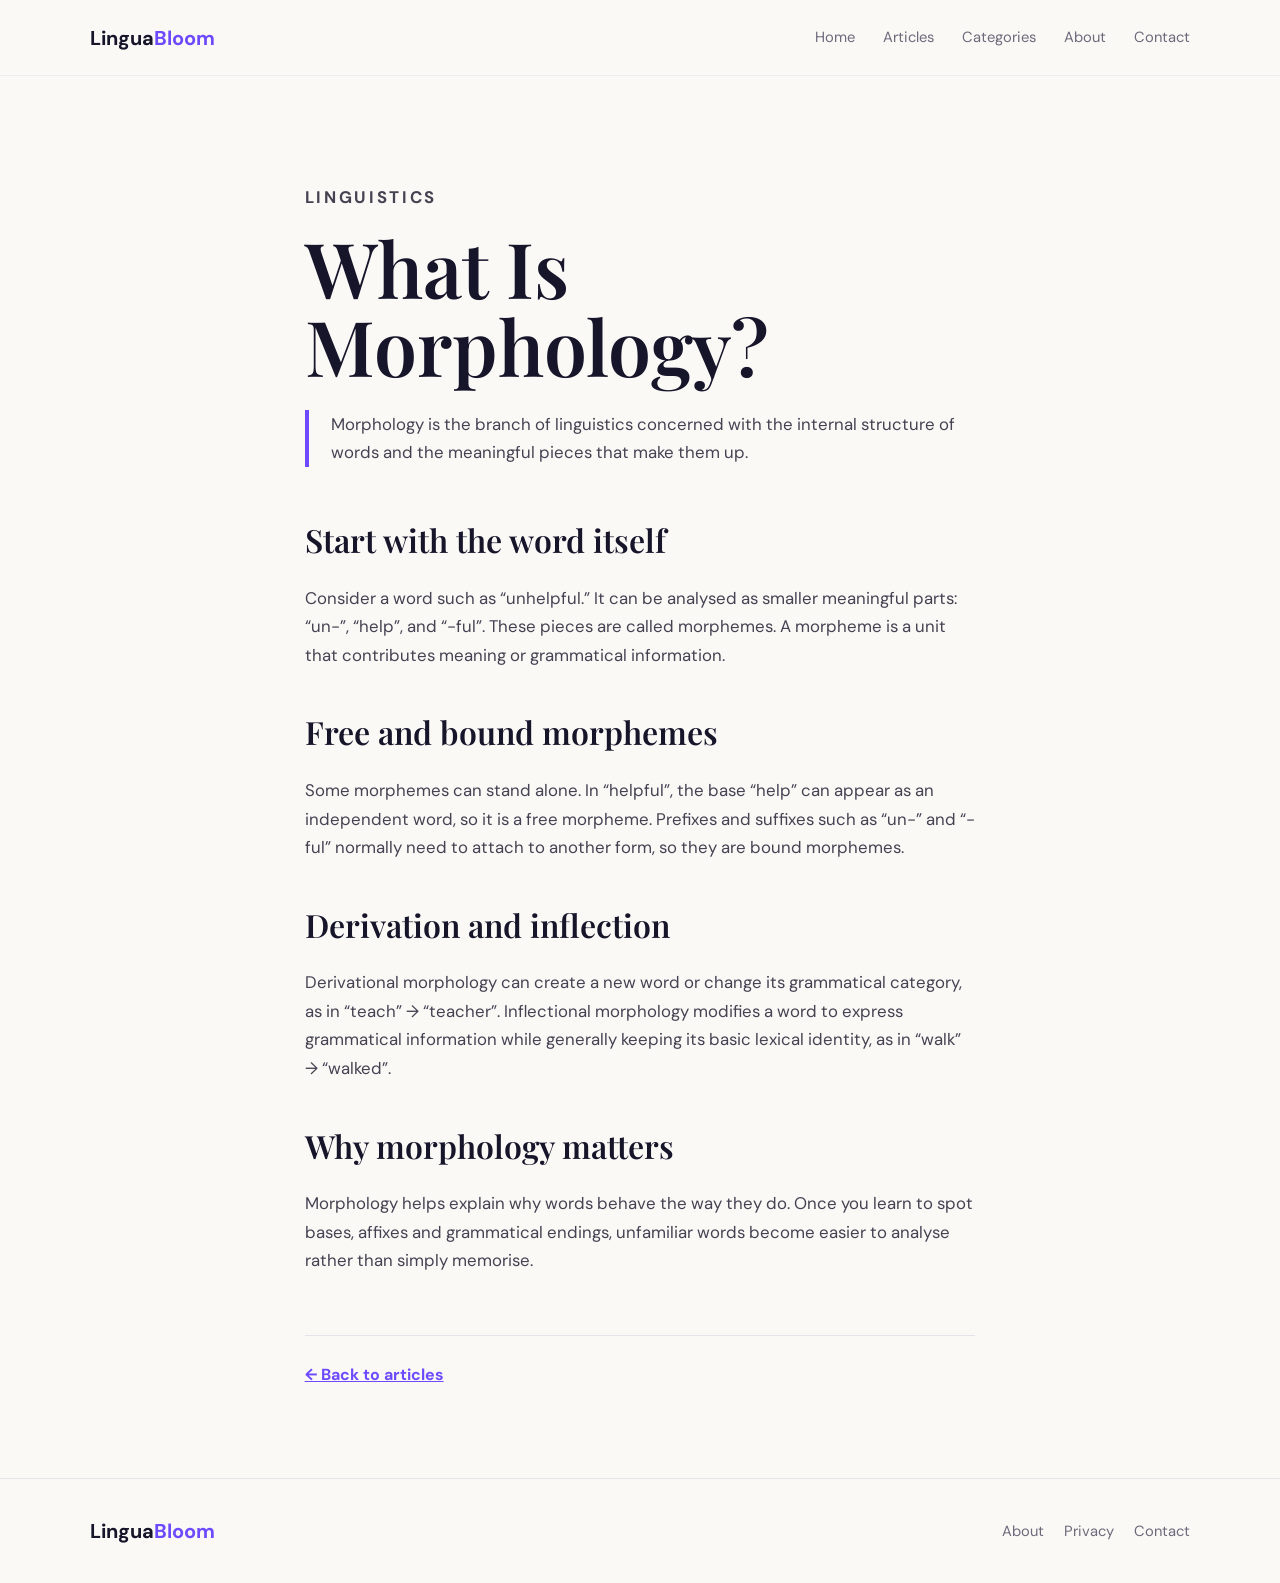
<file: morphology.html>
<!doctype html><html lang="en"><head><meta charset="utf-8"><meta name="viewport" content="width=device-width,initial-scale=1"><title>What Is Morphology? | LinguaBloom</title><meta name="description" content="Morphology is the branch of linguistics concerned with the internal structure of words and the meaningful pieces that make them up."><link rel="stylesheet" href="../style.css"></head><body>
<header><a class="logo" href="../index.html">Lingua<span>Bloom</span></a><button class="hamb">☰</button><nav><a href="../index.html">Home</a><a href="../articles.html">Articles</a><a href="../categories.html">Categories</a><a href="../about.html">About</a><a href="../contact.html">Contact</a></nav></header>
<main class="section article"><p class="eyebrow">LINGUISTICS</p><h1 class="page-title">What Is Morphology?</h1><p class="article-lead">Morphology is the branch of linguistics concerned with the internal structure of words and the meaningful pieces that make them up.</p><h2>Start with the word itself</h2><p>Consider a word such as “unhelpful.” It can be analysed as smaller meaningful parts: “un-”, “help”, and “-ful”. These pieces are called morphemes. A morpheme is a unit that contributes meaning or grammatical information.</p><h2>Free and bound morphemes</h2><p>Some morphemes can stand alone. In “helpful”, the base “help” can appear as an independent word, so it is a free morpheme. Prefixes and suffixes such as “un-” and “-ful” normally need to attach to another form, so they are bound morphemes.</p><h2>Derivation and inflection</h2><p>Derivational morphology can create a new word or change its grammatical category, as in “teach” → “teacher”. Inflectional morphology modifies a word to express grammatical information while generally keeping its basic lexical identity, as in “walk” → “walked”.</p><h2>Why morphology matters</h2><p>Morphology helps explain why words behave the way they do. Once you learn to spot bases, affixes and grammatical endings, unfamiliar words become easier to analyse rather than simply memorise.</p><div class="next"><a href="../articles.html">← Back to articles</a></div></main>
<footer><a class="logo" href="../index.html">Lingua<span>Bloom</span></a><div><a href="../about.html">About</a><a href="../privacy.html">Privacy</a><a href="../contact.html">Contact</a></div></footer><script src="../script.js"></script></body></html>
</file>
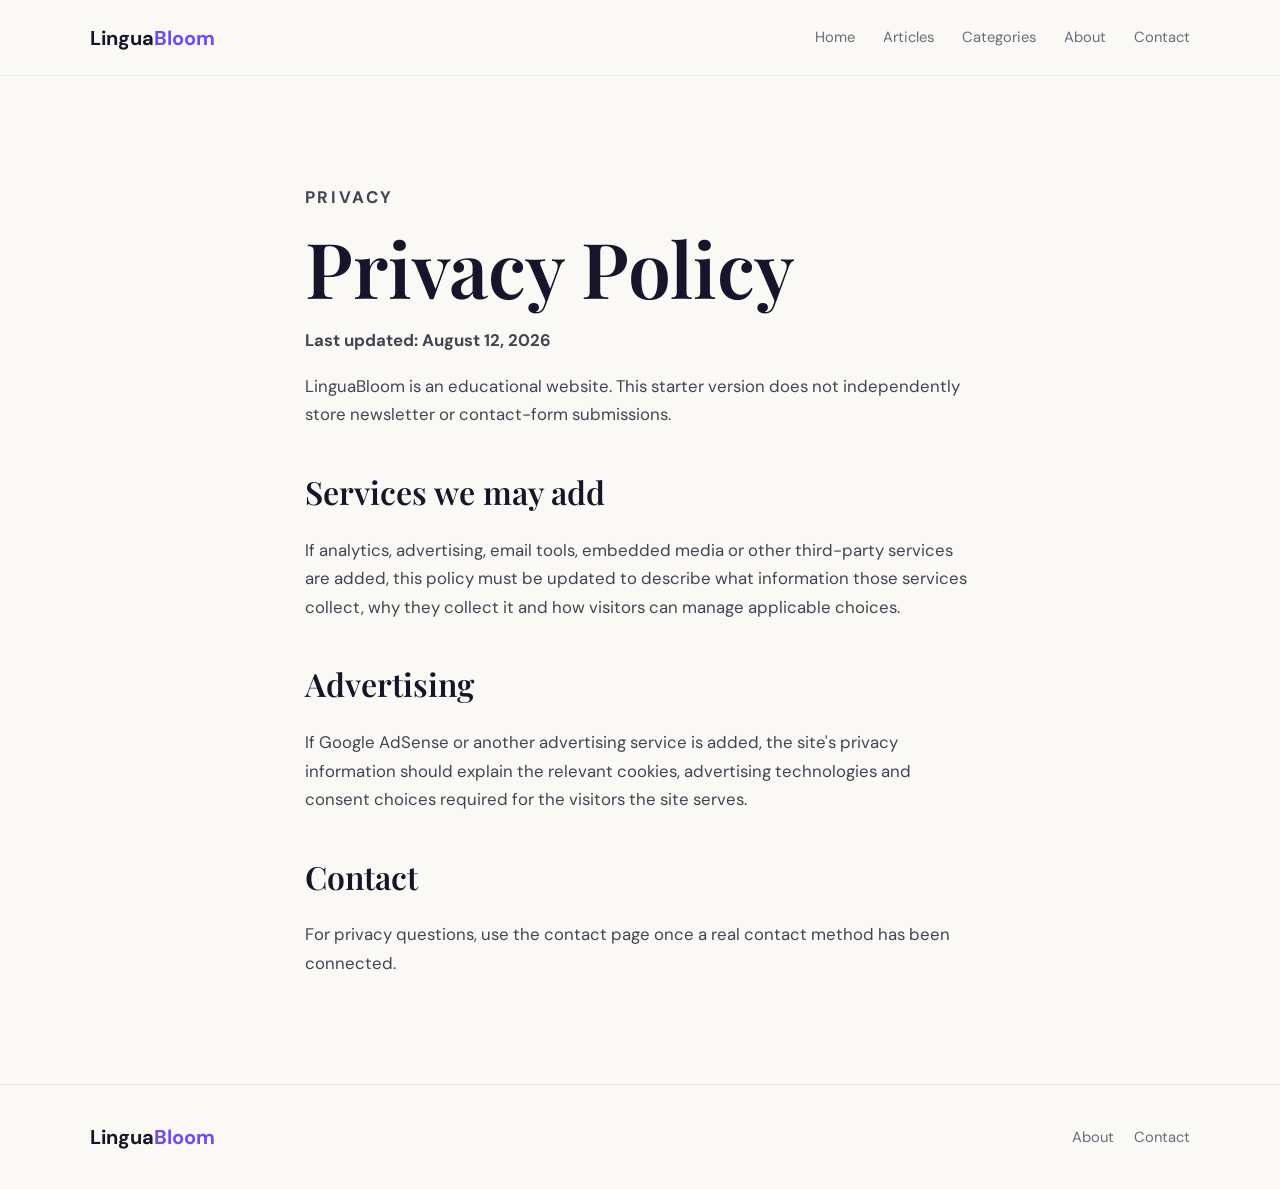
<file: privacy.html>
<!doctype html><html lang="en"><head><meta charset="utf-8"><meta name="viewport" content="width=device-width,initial-scale=1"><title>Privacy Policy | LinguaBloom</title><meta name="description" content="LinguaBloom privacy policy."><link rel="stylesheet" href="style.css"></head><body>
<header><a class="logo" href="index.html">Lingua<span>Bloom</span></a><button class="hamb">☰</button><nav><a href="index.html">Home</a><a href="articles.html">Articles</a><a href="categories.html">Categories</a><a href="about.html">About</a><a href="contact.html">Contact</a></nav></header>
<main class="section prose"><p class="eyebrow">PRIVACY</p><h1 class="page-title">Privacy Policy</h1><p><strong>Last updated: August 12, 2026</strong></p><p>LinguaBloom is an educational website. This starter version does not independently store newsletter or contact-form submissions.</p><h2>Services we may add</h2><p>If analytics, advertising, email tools, embedded media or other third-party services are added, this policy must be updated to describe what information those services collect, why they collect it and how visitors can manage applicable choices.</p><h2>Advertising</h2><p>If Google AdSense or another advertising service is added, the site's privacy information should explain the relevant cookies, advertising technologies and consent choices required for the visitors the site serves.</p><h2>Contact</h2><p>For privacy questions, use the contact page once a real contact method has been connected.</p></main><footer><a class="logo" href="index.html">Lingua<span>Bloom</span></a><div><a href="about.html">About</a><a href="contact.html">Contact</a></div></footer><script src="script.js"></script></body></html>
</file>
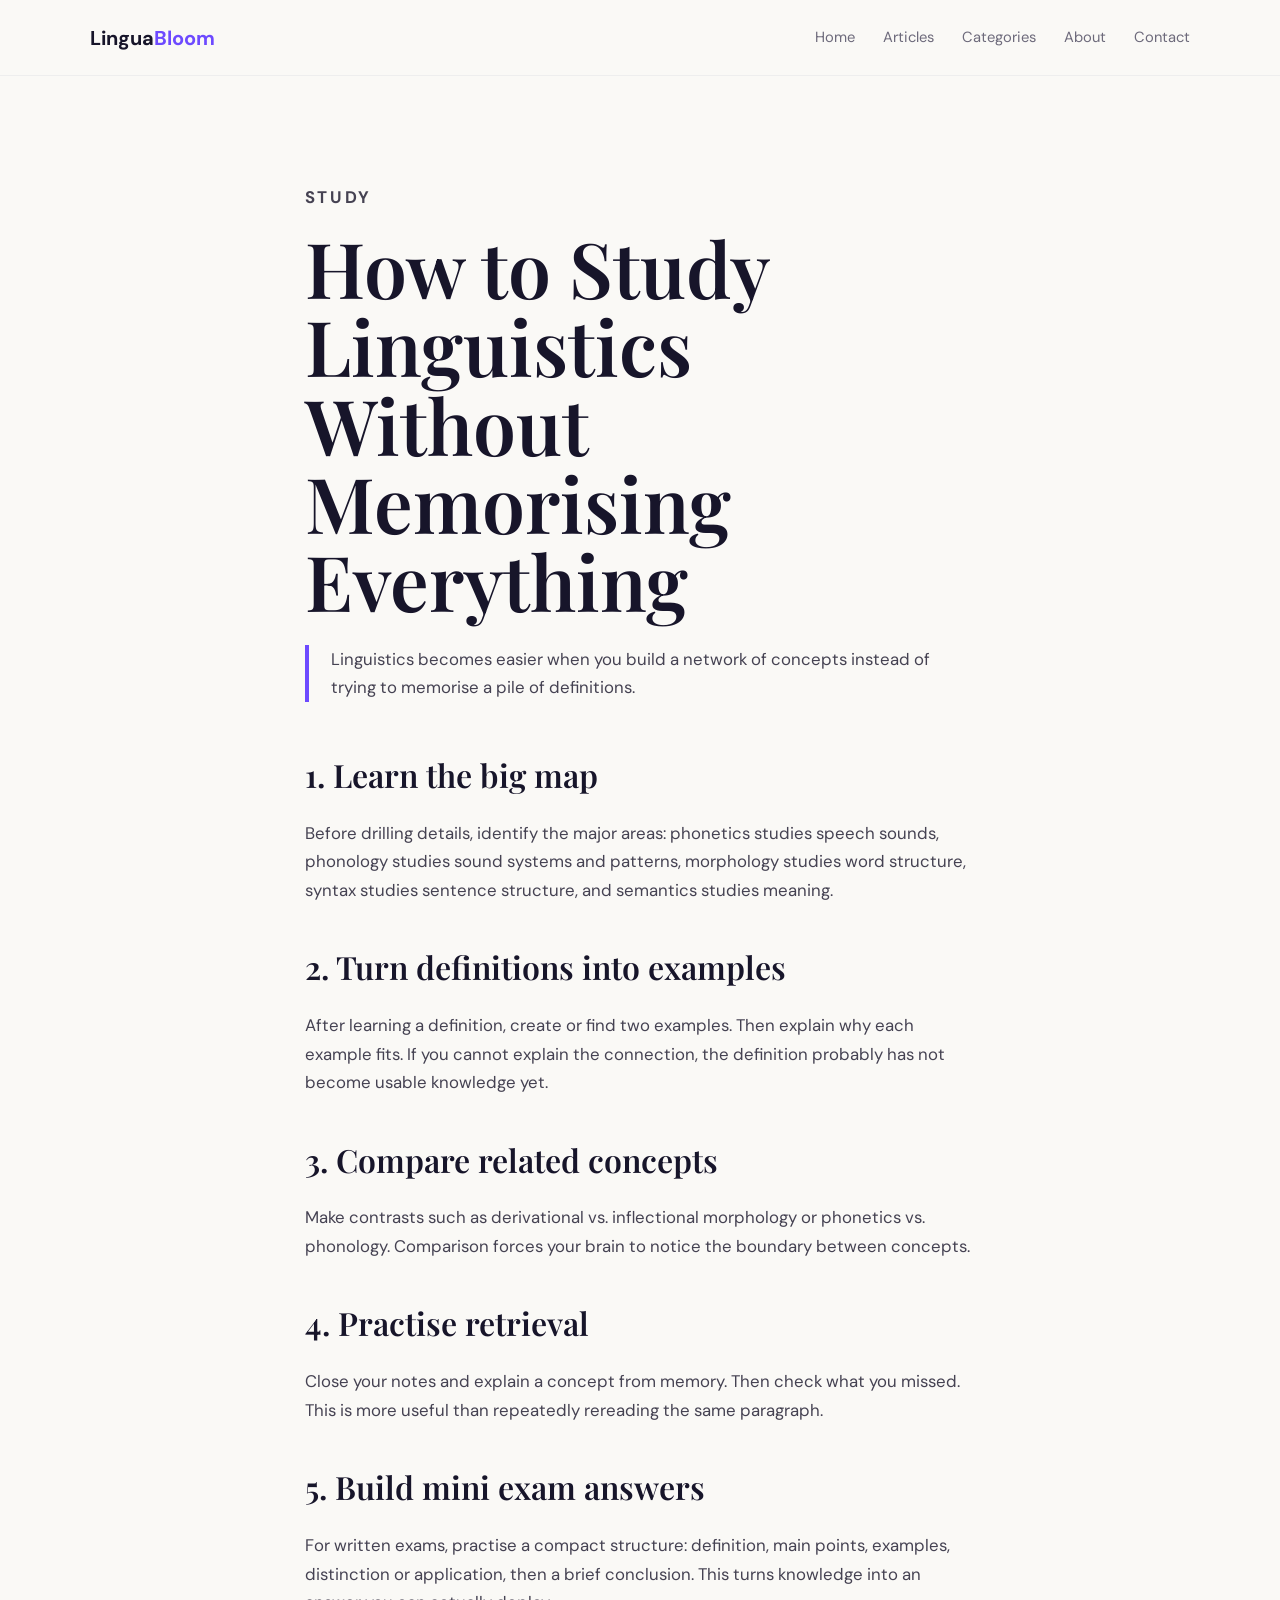
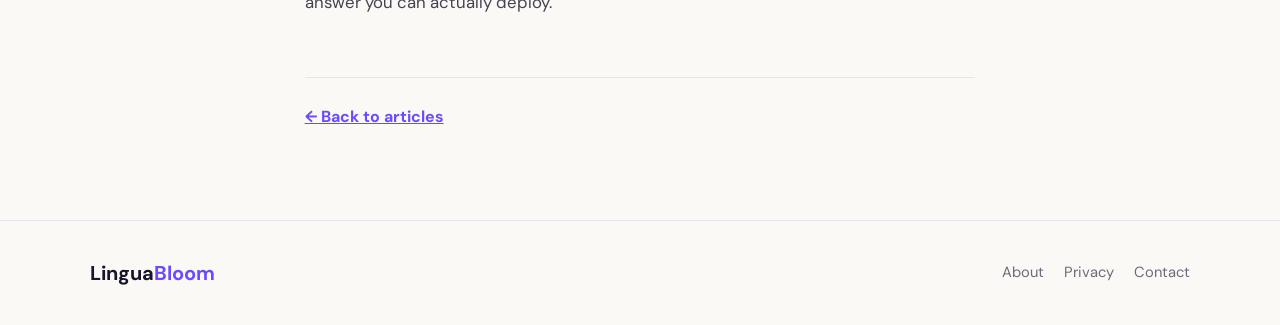
<file: study-linguistics.html>
<!doctype html><html lang="en"><head><meta charset="utf-8"><meta name="viewport" content="width=device-width,initial-scale=1"><title>How to Study Linguistics Without Memorising Everything | LinguaBloom</title><meta name="description" content="Linguistics becomes easier when you build a network of concepts instead of trying to memorise a pile of definitions."><link rel="stylesheet" href="../style.css"></head><body>
<header><a class="logo" href="../index.html">Lingua<span>Bloom</span></a><button class="hamb">☰</button><nav><a href="../index.html">Home</a><a href="../articles.html">Articles</a><a href="../categories.html">Categories</a><a href="../about.html">About</a><a href="../contact.html">Contact</a></nav></header>
<main class="section article"><p class="eyebrow">STUDY</p><h1 class="page-title">How to Study Linguistics Without Memorising Everything</h1><p class="article-lead">Linguistics becomes easier when you build a network of concepts instead of trying to memorise a pile of definitions.</p><h2>1. Learn the big map</h2><p>Before drilling details, identify the major areas: phonetics studies speech sounds, phonology studies sound systems and patterns, morphology studies word structure, syntax studies sentence structure, and semantics studies meaning.</p><h2>2. Turn definitions into examples</h2><p>After learning a definition, create or find two examples. Then explain why each example fits. If you cannot explain the connection, the definition probably has not become usable knowledge yet.</p><h2>3. Compare related concepts</h2><p>Make contrasts such as derivational vs. inflectional morphology or phonetics vs. phonology. Comparison forces your brain to notice the boundary between concepts.</p><h2>4. Practise retrieval</h2><p>Close your notes and explain a concept from memory. Then check what you missed. This is more useful than repeatedly rereading the same paragraph.</p><h2>5. Build mini exam answers</h2><p>For written exams, practise a compact structure: definition, main points, examples, distinction or application, then a brief conclusion. This turns knowledge into an answer you can actually deploy.</p><div class="next"><a href="../articles.html">← Back to articles</a></div></main>
<footer><a class="logo" href="../index.html">Lingua<span>Bloom</span></a><div><a href="../about.html">About</a><a href="../privacy.html">Privacy</a><a href="../contact.html">Contact</a></div></footer><script src="../script.js"></script></body></html>
</file>
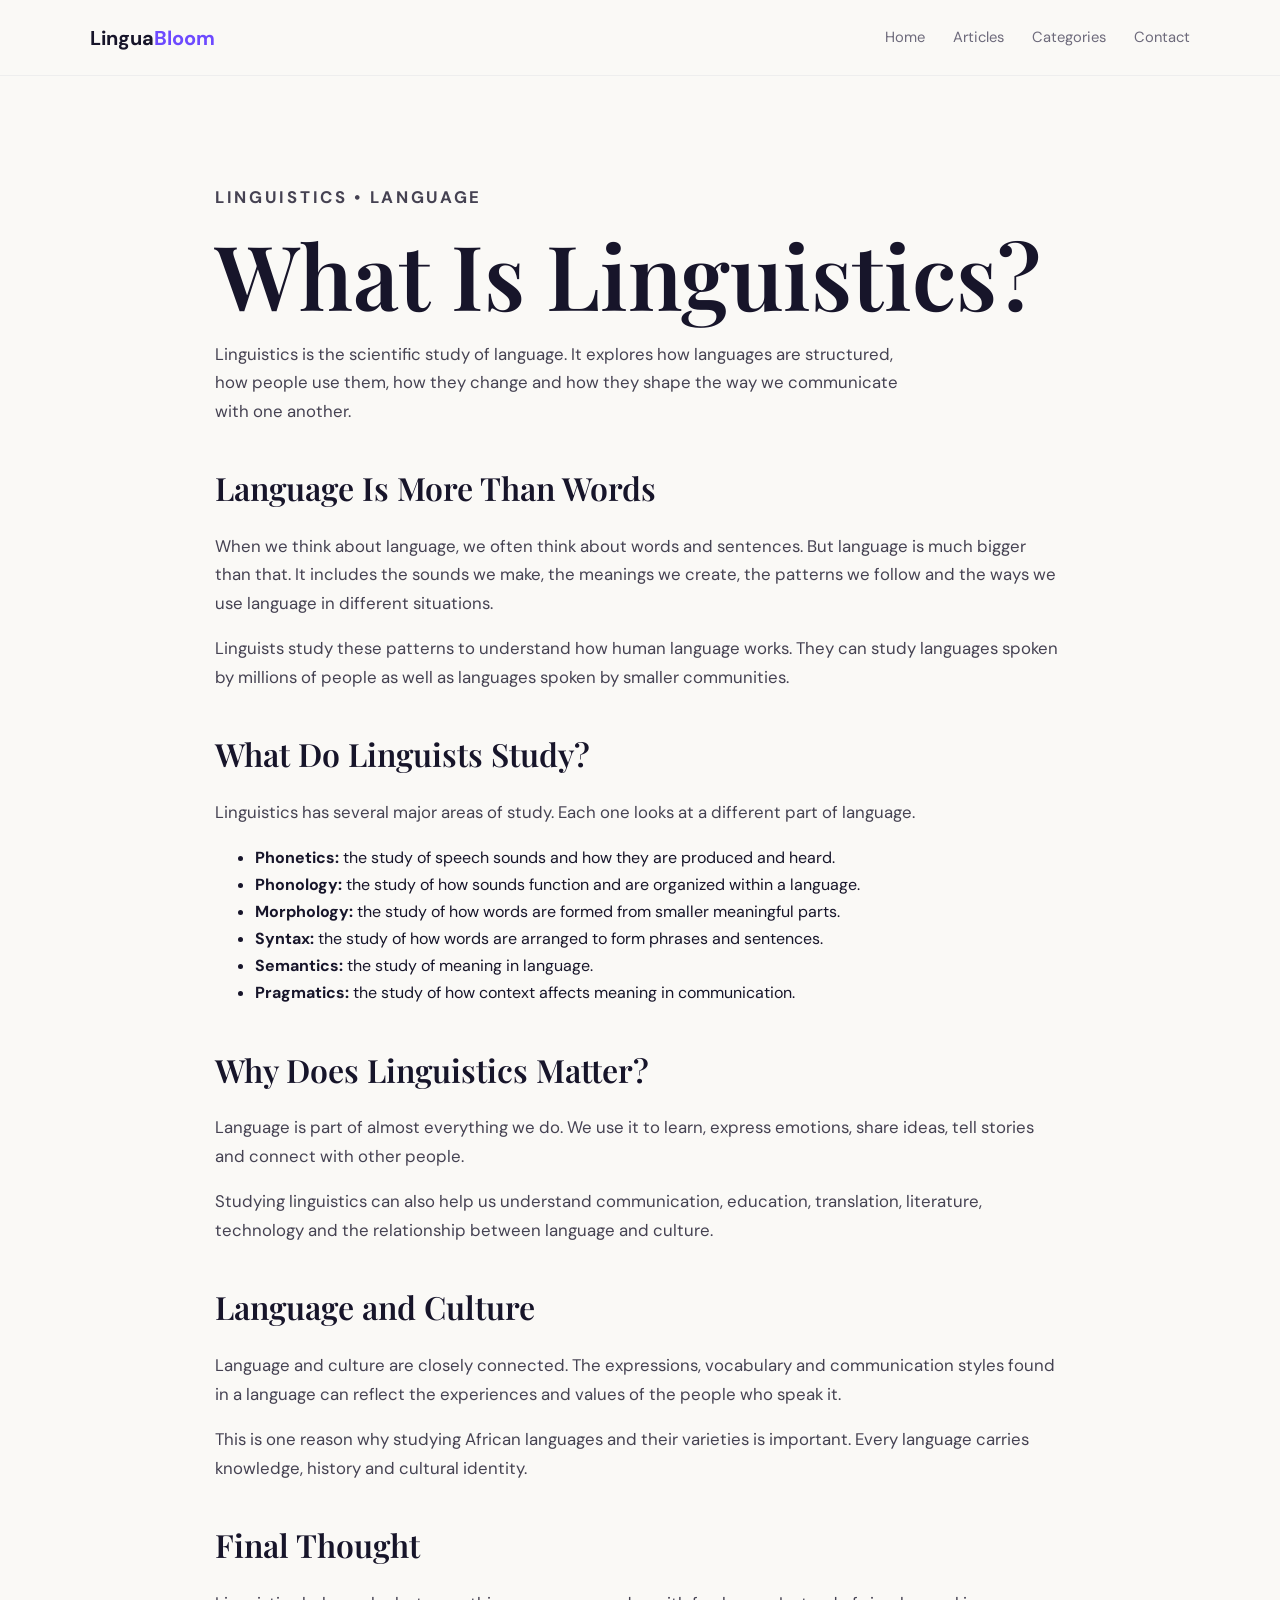
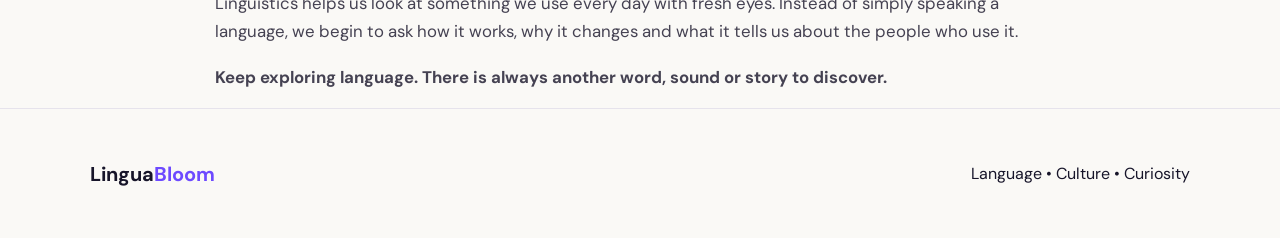
<file: what-is-linguistic.html>
<!DOCTYPE html>
<html lang="en">
<head>
  <meta charset="utf-8">
  <meta name="viewport" content="width=device-width, initial-scale=1">

  <title>What Is Linguistics? | LinguaBloom</title>

  <meta name="description" content="A simple introduction to linguistics, the scientific study of language, and why language matters in everyday life.">

  <link rel="canonical" href="https://abejirinpriscilla-stack.github.io/LinguaBloom/what-is-linguistic.html">

  <meta property="og:title" content="What Is Linguistics? | LinguaBloom">
  <meta property="og:description" content="Discover what linguistics is and how the study of language helps us understand communication, culture and society.">

  <link rel="stylesheet" href="style.css">
</head>

<body>

<header>
  <a class="logo" href="index.html">
    Lingua<span>Bloom</span>
  </a>

  <nav>
    <a href="index.html">Home</a>
    <a href="articles.html">Articles</a>
    <a href="categories.html">Categories</a>
    <a href="contact.html">Contact</a>
  </nav>
</header>

<main>

  <article class="article">

    <p class="eyebrow">LINGUISTICS • LANGUAGE</p>

    <h1>What Is Linguistics?</h1>

    <p class="intro">
      Linguistics is the scientific study of language. It explores how languages
      are structured, how people use them, how they change and how they shape
      the way we communicate with one another.
    </p>

    <section>
      <h2>Language Is More Than Words</h2>

      <p>
        When we think about language, we often think about words and sentences.
        But language is much bigger than that. It includes the sounds we make,
        the meanings we create, the patterns we follow and the ways we use
        language in different situations.
      </p>

      <p>
        Linguists study these patterns to understand how human language works.
        They can study languages spoken by millions of people as well as
        languages spoken by smaller communities.
      </p>
    </section>

    <section>
      <h2>What Do Linguists Study?</h2>

      <p>
        Linguistics has several major areas of study. Each one looks at a
        different part of language.
      </p>

      <ul>
        <li>
          <strong>Phonetics:</strong> the study of speech sounds and how they
          are produced and heard.
        </li>

        <li>
          <strong>Phonology:</strong> the study of how sounds function and are
          organized within a language.
        </li>

        <li>
          <strong>Morphology:</strong> the study of how words are formed from
          smaller meaningful parts.
        </li>

        <li>
          <strong>Syntax:</strong> the study of how words are arranged to form
          phrases and sentences.
        </li>

        <li>
          <strong>Semantics:</strong> the study of meaning in language.
        </li>

        <li>
          <strong>Pragmatics:</strong> the study of how context affects meaning
          in communication.
        </li>
      </ul>
    </section>

    <section>
      <h2>Why Does Linguistics Matter?</h2>

      <p>
        Language is part of almost everything we do. We use it to learn,
        express emotions, share ideas, tell stories and connect with other
        people.
      </p>

      <p>
        Studying linguistics can also help us understand communication,
        education, translation, literature, technology and the relationship
        between language and culture.
      </p>
    </section>

    <section>
      <h2>Language and Culture</h2>

      <p>
        Language and culture are closely connected. The expressions,
        vocabulary and communication styles found in a language can reflect
        the experiences and values of the people who speak it.
      </p>

      <p>
        This is one reason why studying African languages and their varieties
        is important. Every language carries knowledge, history and cultural
        identity.
      </p>
    </section>

    <section>
      <h2>Final Thought</h2>

      <p>
        Linguistics helps us look at something we use every day with fresh
        eyes. Instead of simply speaking a language, we begin to ask how it
        works, why it changes and what it tells us about the people who use it.
      </p>
    </section>

    <p class="article-end">
      <strong>Keep exploring language. There is always another word,
      sound or story to discover.</strong>
    </p>

  </article>

</main>

<footer>
  <a class="logo" href="index.html">
    Lingua<span>Bloom</span>
  </a>

  <p>Language • Culture • Curiosity</p>
</footer>

</body>
</html>
</file>
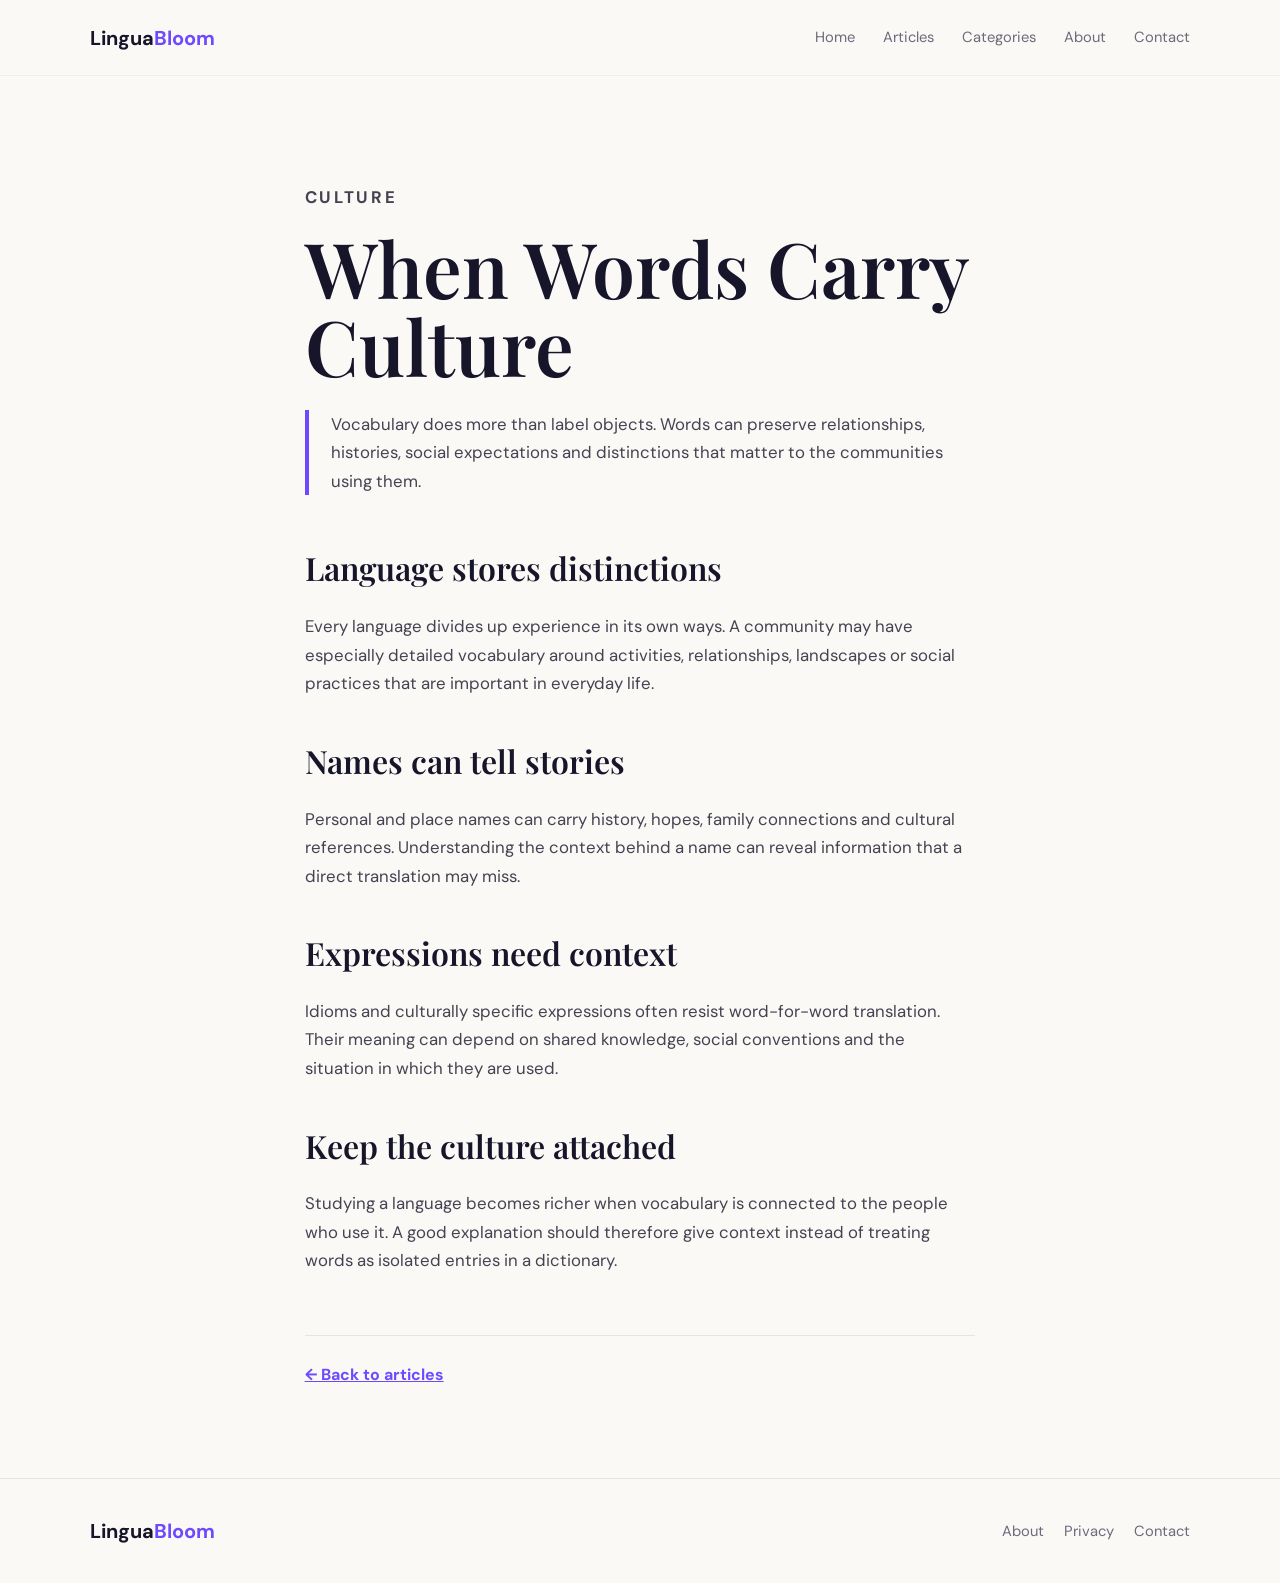
<file: words-and-culture.html>
<!doctype html><html lang="en"><head><meta charset="utf-8"><meta name="viewport" content="width=device-width,initial-scale=1"><title>When Words Carry Culture | LinguaBloom</title><meta name="description" content="Vocabulary does more than label objects. Words can preserve relationships, histories, social expectations and distinctions that matter to the communities using them."><link rel="stylesheet" href="../style.css"></head><body>
<header><a class="logo" href="../index.html">Lingua<span>Bloom</span></a><button class="hamb">☰</button><nav><a href="../index.html">Home</a><a href="../articles.html">Articles</a><a href="../categories.html">Categories</a><a href="../about.html">About</a><a href="../contact.html">Contact</a></nav></header>
<main class="section article"><p class="eyebrow">CULTURE</p><h1 class="page-title">When Words Carry Culture</h1><p class="article-lead">Vocabulary does more than label objects. Words can preserve relationships, histories, social expectations and distinctions that matter to the communities using them.</p><h2>Language stores distinctions</h2><p>Every language divides up experience in its own ways. A community may have especially detailed vocabulary around activities, relationships, landscapes or social practices that are important in everyday life.</p><h2>Names can tell stories</h2><p>Personal and place names can carry history, hopes, family connections and cultural references. Understanding the context behind a name can reveal information that a direct translation may miss.</p><h2>Expressions need context</h2><p>Idioms and culturally specific expressions often resist word-for-word translation. Their meaning can depend on shared knowledge, social conventions and the situation in which they are used.</p><h2>Keep the culture attached</h2><p>Studying a language becomes richer when vocabulary is connected to the people who use it. A good explanation should therefore give context instead of treating words as isolated entries in a dictionary.</p><div class="next"><a href="../articles.html">← Back to articles</a></div></main>
<footer><a class="logo" href="../index.html">Lingua<span>Bloom</span></a><div><a href="../about.html">About</a><a href="../privacy.html">Privacy</a><a href="../contact.html">Contact</a></div></footer><script src="../script.js"></script></body></html>
</file>
<file: style.css>
@import url('https://fonts.googleapis.com/css2?family=DM+Sans:wght@400;500;600;700&family=Playfair+Display:ital,wght@0,600;0,700;1,600&display=swap');
:root{--ink:#17152a;--muted:#6d6a7b;--purple:#6d4aff;--lav:#eeeaff;--cream:#faf9f6;--white:#fff;--line:#e6e3ec}
*{box-sizing:border-box}html{scroll-behavior:smooth}body{margin:0;background:var(--cream);color:var(--ink);font:16px/1.7 "DM Sans",sans-serif}header{height:76px;padding:0 7%;display:flex;align-items:center;justify-content:space-between;position:sticky;top:0;z-index:9;background:rgba(250,249,246,.93);backdrop-filter:blur(15px);border-bottom:1px solid #eee}.logo{font-weight:700;font-size:1.25rem;text-decoration:none;color:var(--ink)}.logo span{color:var(--purple)}nav{display:flex;gap:28px}nav a,footer a{color:var(--muted);text-decoration:none;font-size:.92rem}nav a:hover,footer a:hover{color:var(--purple)}.hamb{display:none;border:0;background:none;font-size:1.5rem}.hero{min-height:610px;padding:80px 7%;display:grid;grid-template-columns:1.15fr .85fr;align-items:center;gap:40px}.eyebrow,.tag{letter-spacing:.16em;font-size:.7rem;font-weight:700;color:var(--purple)}h1,h2,h3{line-height:1.12}h1{font:600 clamp(3.3rem,7vw,6.5rem)/1.02 "Playfair Display",serif;margin:10px 0 20px}h1 em{color:var(--purple)}h2{font:600 clamp(2.1rem,4vw,3.5rem)/1.1 "Playfair Display",serif}.lead,.intro{color:var(--muted);font-size:1.08rem;max-width:700px}.actions{display:flex;gap:12px;margin-top:28px}.btn{display:inline-block;border:0;border-radius:999px;padding:12px 20px;font-weight:700;text-decoration:none;cursor:pointer;font:inherit}.primary{background:var(--purple);color:white}.ghost{background:white;color:var(--ink);border:1px solid var(--line)}.light{background:white;color:var(--purple)}.orb{width:380px;height:380px;max-width:80vw;border-radius:50%;background:var(--lav);display:grid;place-items:center;margin:auto;position:relative;box-shadow:0 30px 80px rgba(75,52,160,.12)}.orb b{font:5rem "Playfair Display",serif;color:var(--purple)}.pill{position:absolute;background:white;border-radius:30px;padding:8px 15px;box-shadow:0 10px 30px #00000012;font-weight:600}.p1{top:9%;left:-6%}.p2{bottom:15%;right:-7%}.p3{top:44%;right:-15%}.band{padding:14px 7%;background:var(--ink);color:white}.band b{color:#c9c0ff;margin-right:12px}.section{padding:90px 7%}.soft{background:#f0eef7}.section-title{display:flex;justify-content:space-between;align-items:end;margin-bottom:35px}.section-title>a{color:var(--purple);font-weight:700;text-decoration:none}.cards{display:grid;grid-template-columns:repeat(3,1fr);gap:20px}.card{background:white;border:1px solid var(--line);border-radius:24px;padding:30px;min-height:290px}.card.feature{background:var(--purple);color:white}.card h3{font-size:1.5rem}.card p{color:var(--muted)}.feature p{color:#e8e3ff}.card a{color:var(--purple);font-weight:700;text-decoration:none}.feature a{color:#eee9ff}.features{display:grid;grid-template-columns:repeat(3,1fr);gap:25px}.features>div{padding:28px;background:white;border-radius:20px}.features strong{color:var(--purple)}.features h3{font-size:1.25rem}.features p{color:var(--muted)}.culture{padding:90px 7%;background:var(--purple);color:white;display:grid;grid-template-columns:1fr 1fr;gap:60px;align-items:center}.culture h2{max-width:700px}.culture p:not(.eyebrow){color:#e9e4ff;max-width:600px}.culture .eyebrow{color:#d9d1ff}.culture-card{height:300px;border:1px solid #ffffff55;border-radius:28px;display:grid;place-content:center;text-align:center;transform:rotate(2deg)}.culture-card b{font:3.4rem "Playfair Display",serif}.culture-card small{letter-spacing:.15em}.newsletter{padding:80px 7%;display:flex;justify-content:space-between;gap:40px;align-items:center}.newsletter h2{margin:8px 0}.newsletter form{display:flex;gap:8px;max-width:480px;width:100%;flex-wrap:wrap}.newsletter input,.contact input,.contact textarea{border:1px solid var(--line);border-radius:16px;padding:13px 16px;background:white;font:inherit;width:100%}.newsletter input{border-radius:999px;flex:1;min-width:200px}.newsletter small{width:100%;color:var(--purple)}footer{padding:35px 7%;border-top:1px solid var(--line);display:flex;justify-content:space-between;align-items:center;gap:20px;flex-wrap:wrap}footer div{display:flex;gap:20px}.page-title{font-size:clamp(3rem,6vw,5rem);max-width:900px}.article,.prose{max-width:850px;margin:auto}.article{padding-top:90px}.article-lead{font-size:1.3rem;color:var(--muted);border-left:4px solid var(--purple);padding-left:22px;margin:25px 0 55px}.article h2,.prose h2{font-size:2rem;margin-top:45px}.article p,.prose p{font-size:1.05rem;color:#454252}.next{margin-top:60px;padding-top:25px;border-top:1px solid var(--line)}.next a{color:var(--purple);font-weight:700}.article-list{display:grid;gap:12px;margin-top:45px}.article-row{background:white;border:1px solid var(--line);border-radius:20px;padding:25px 28px;display:grid;grid-template-columns:130px 1fr 30px;gap:20px;align-items:center;text-decoration:none;color:var(--ink)}.article-row span,.category-grid span{color:var(--purple);font-weight:700;font-size:.72rem;letter-spacing:.12em}.article-row h2{font:600 1.55rem/1.2 "DM Sans",sans-serif;margin:0 0 8px}.article-row p{color:var(--muted);margin:0}.article-row b{color:var(--purple)}.category-grid{display:grid;grid-template-columns:1fr 1fr;gap:18px;margin-top:40px}.category-grid>div{background:white;border:1px solid var(--line);border-radius:24px;padding:30px}.category-grid h2{font-size:2rem;margin:10px 0}.category-grid p{color:var(--muted)}.category-grid a{color:var(--purple);font-weight:700;text-decoration:none}.contact{max-width:850px}.contact form{max-width:650px;display:grid;gap:18px;margin-top:35px}.contact label{font-weight:700}.contact input,.contact textarea{display:block;margin-top:7px}.contact textarea{resize:vertical}.contact small{color:var(--purple)}
@media(max-width:800px){nav{display:none}.hamb{display:block}.hero{grid-template-columns:1fr;padding-top:55px}.orb{width:290px;height:290px}.orb b{font-size:4rem}.cards,.features,.culture,.category-grid{grid-template-columns:1fr}.section-title,.newsletter{display:block}.newsletter form{margin-top:25px}.article-row{grid-template-columns:1fr}.article-row>b{display:none}.section,.culture{padding:65px 6%}header{padding:0 6%}}
</file>
